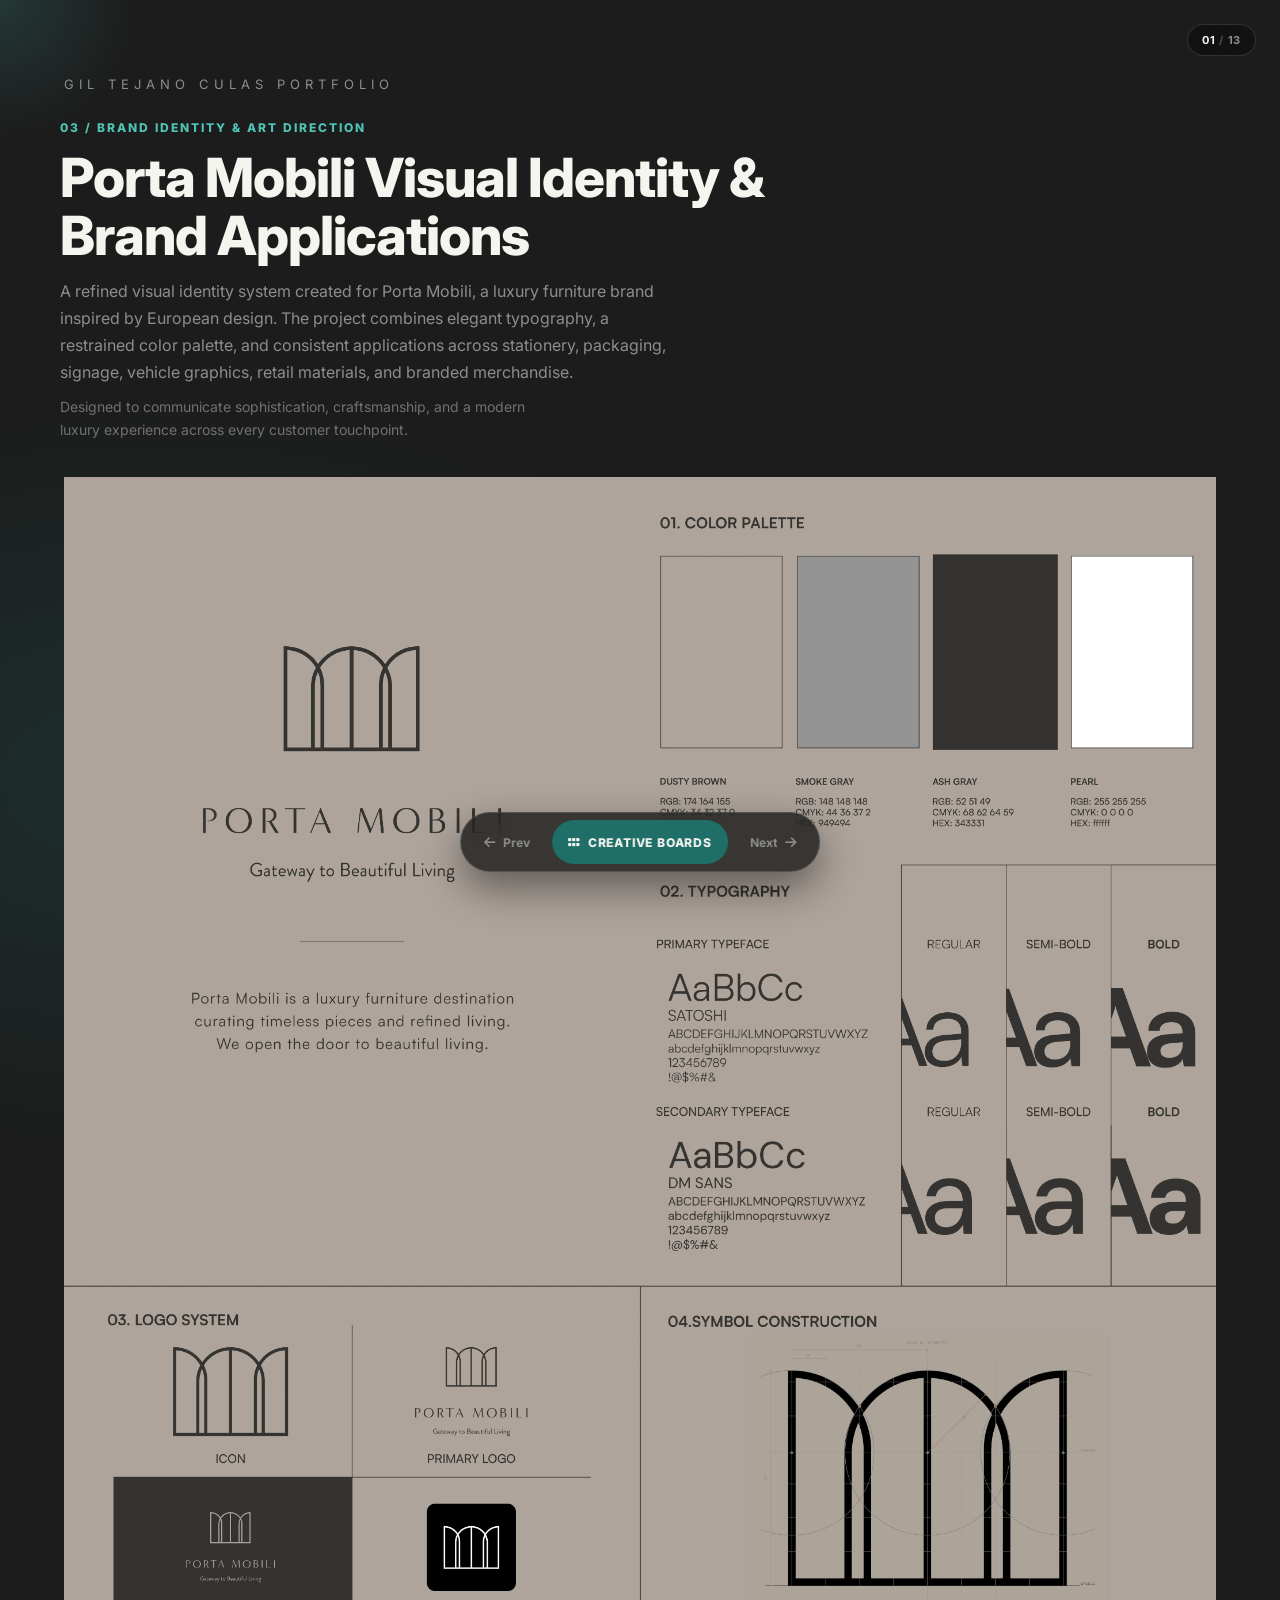
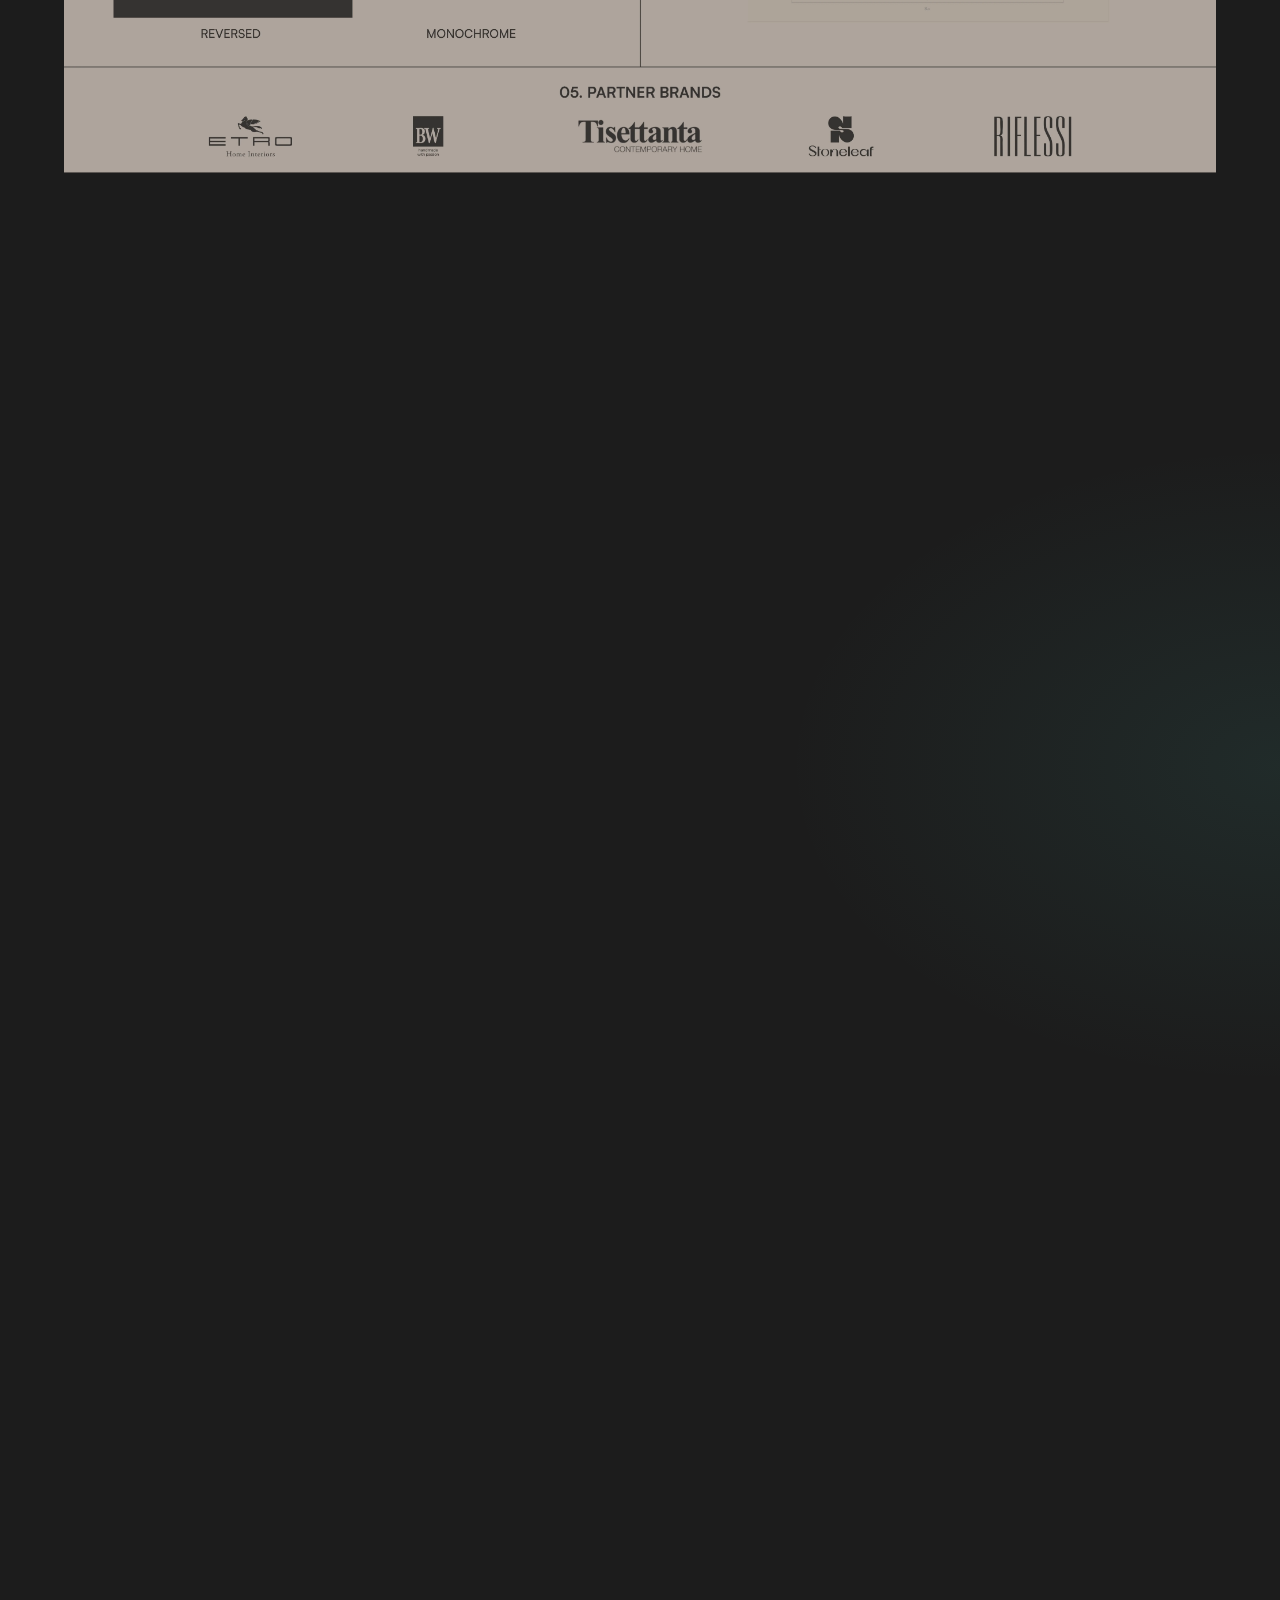
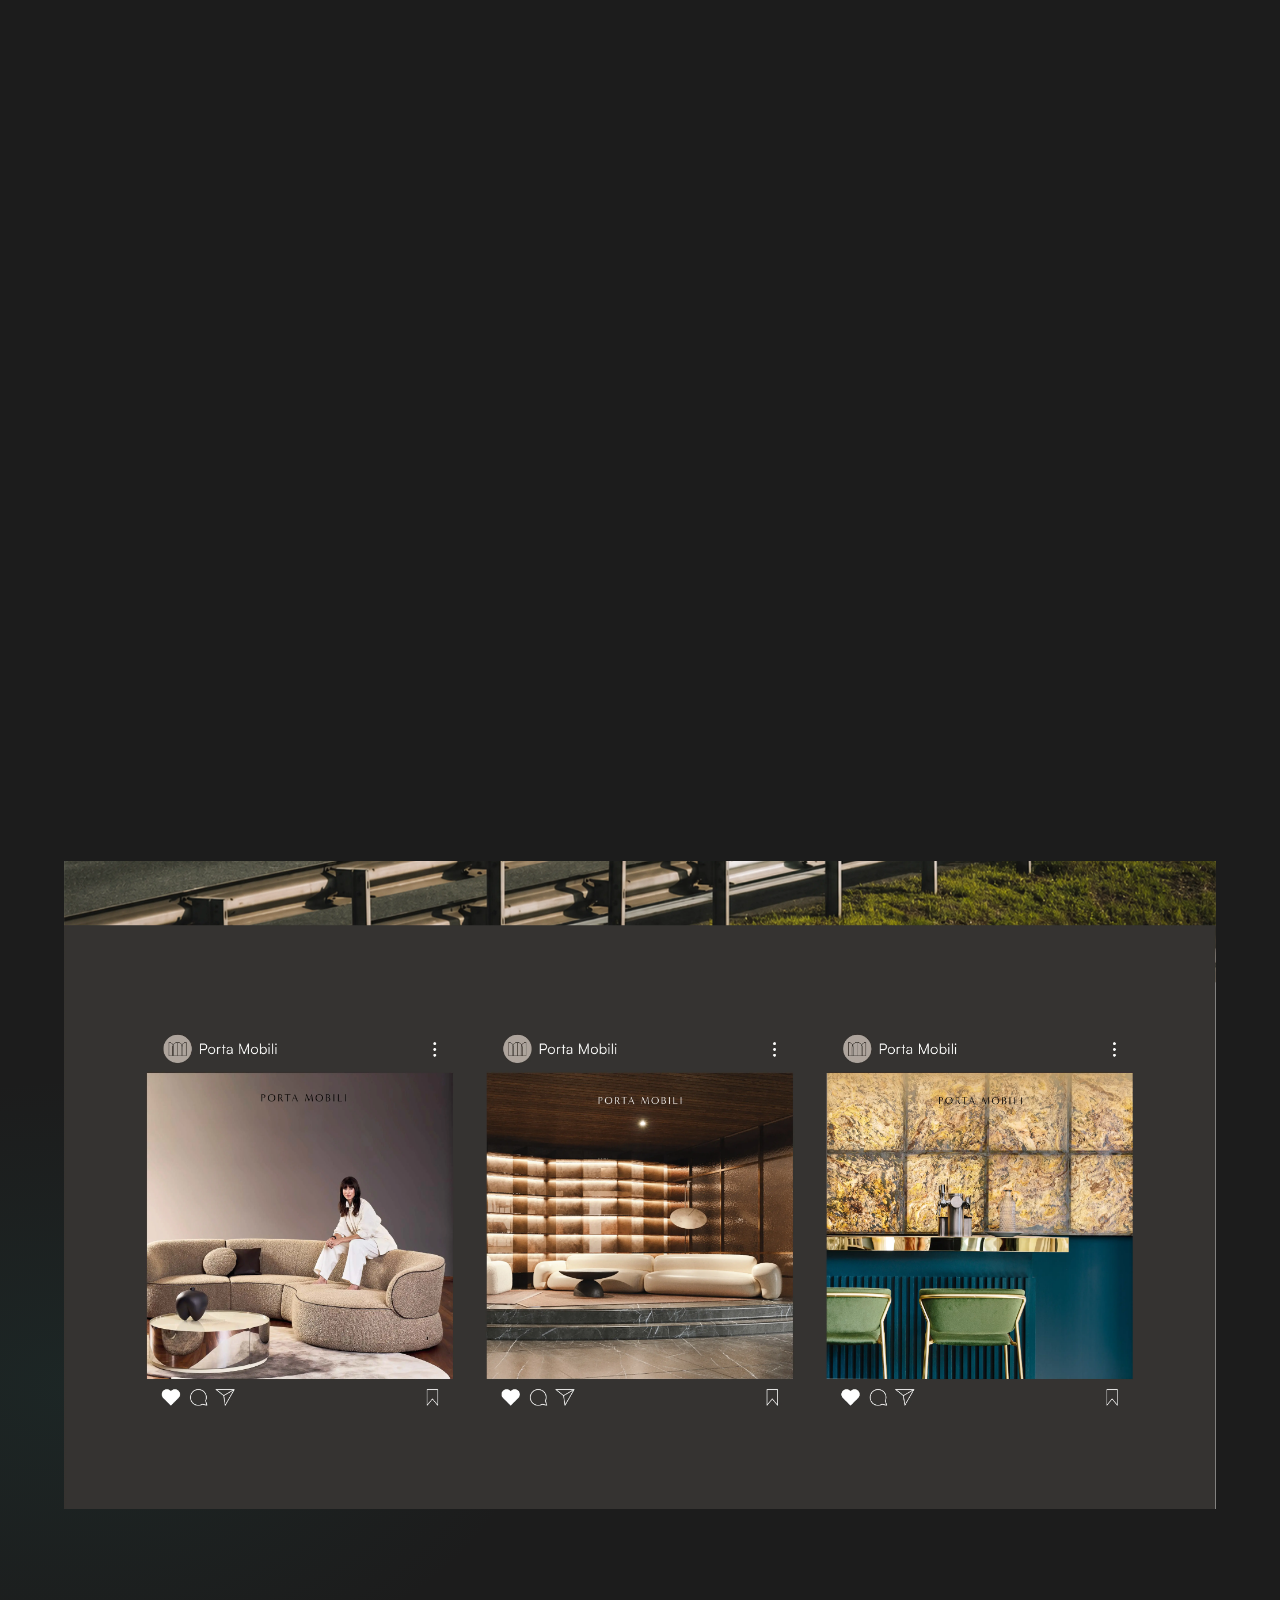
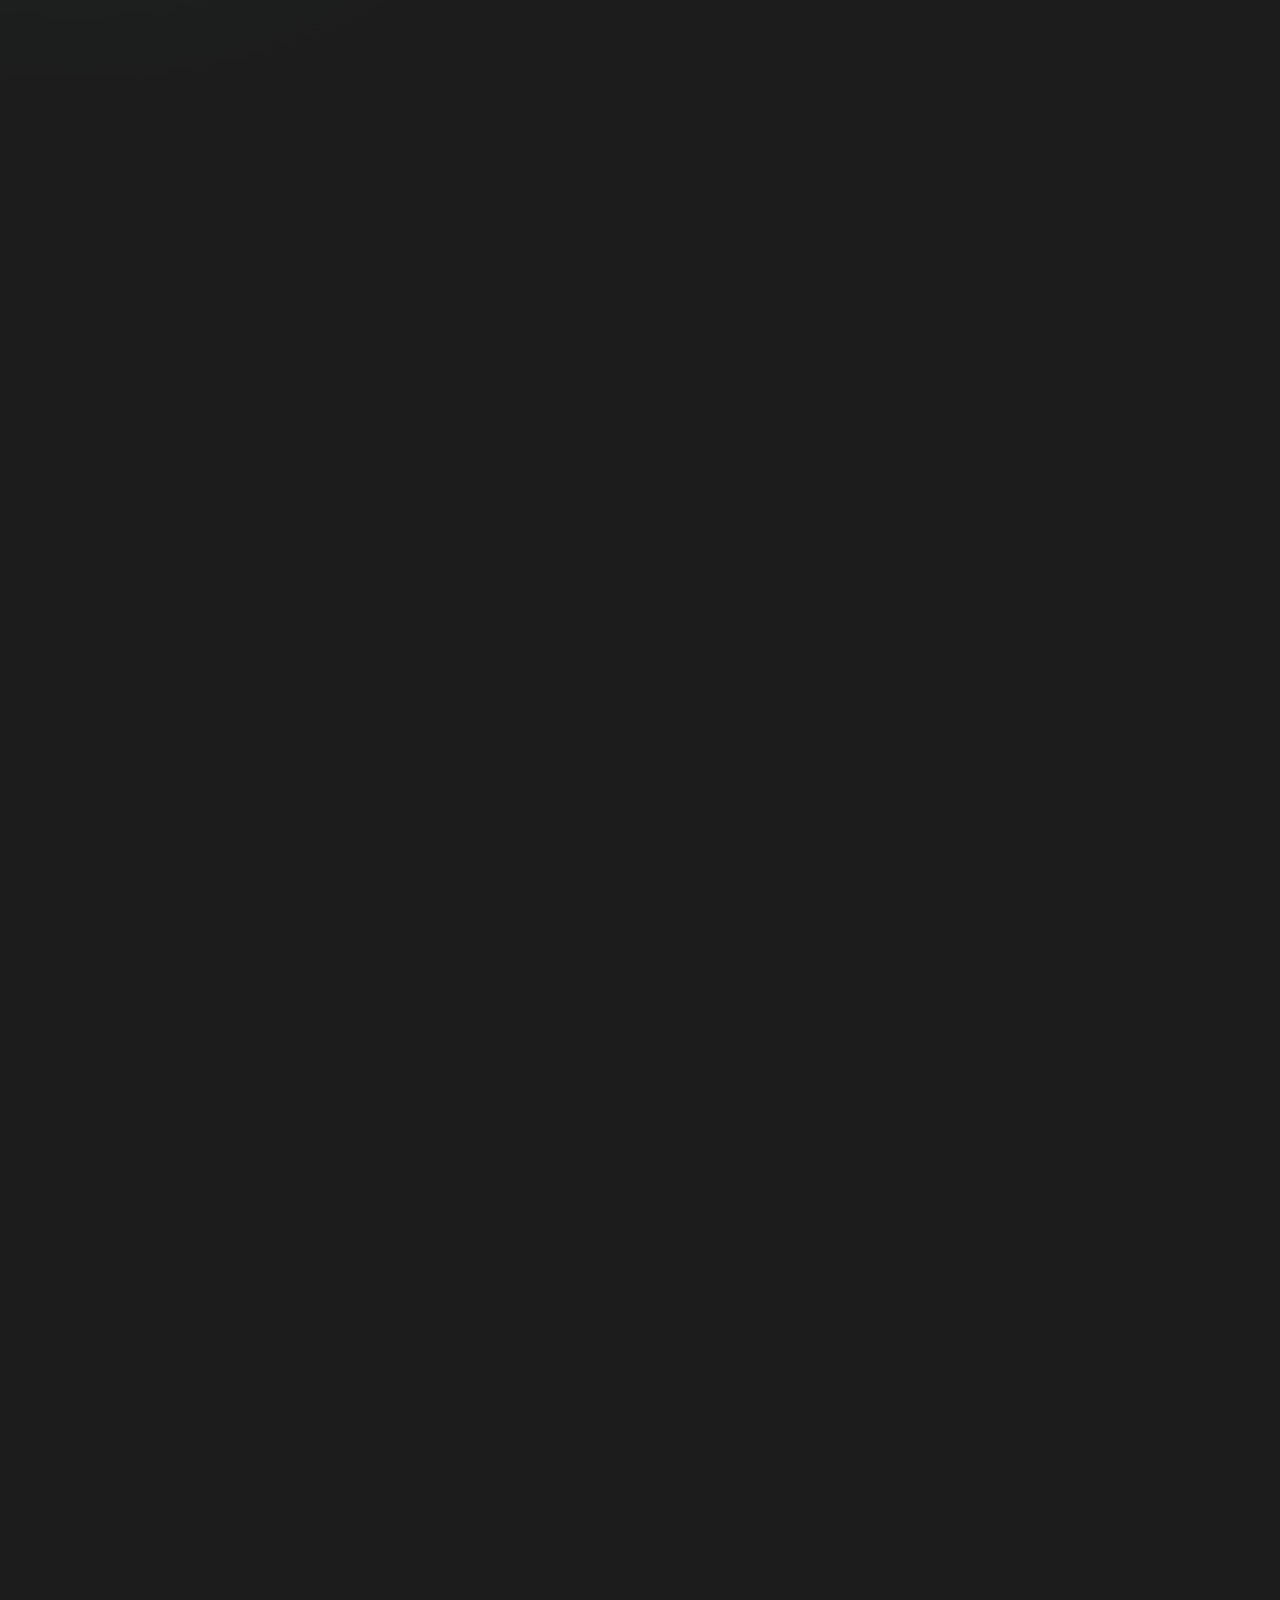
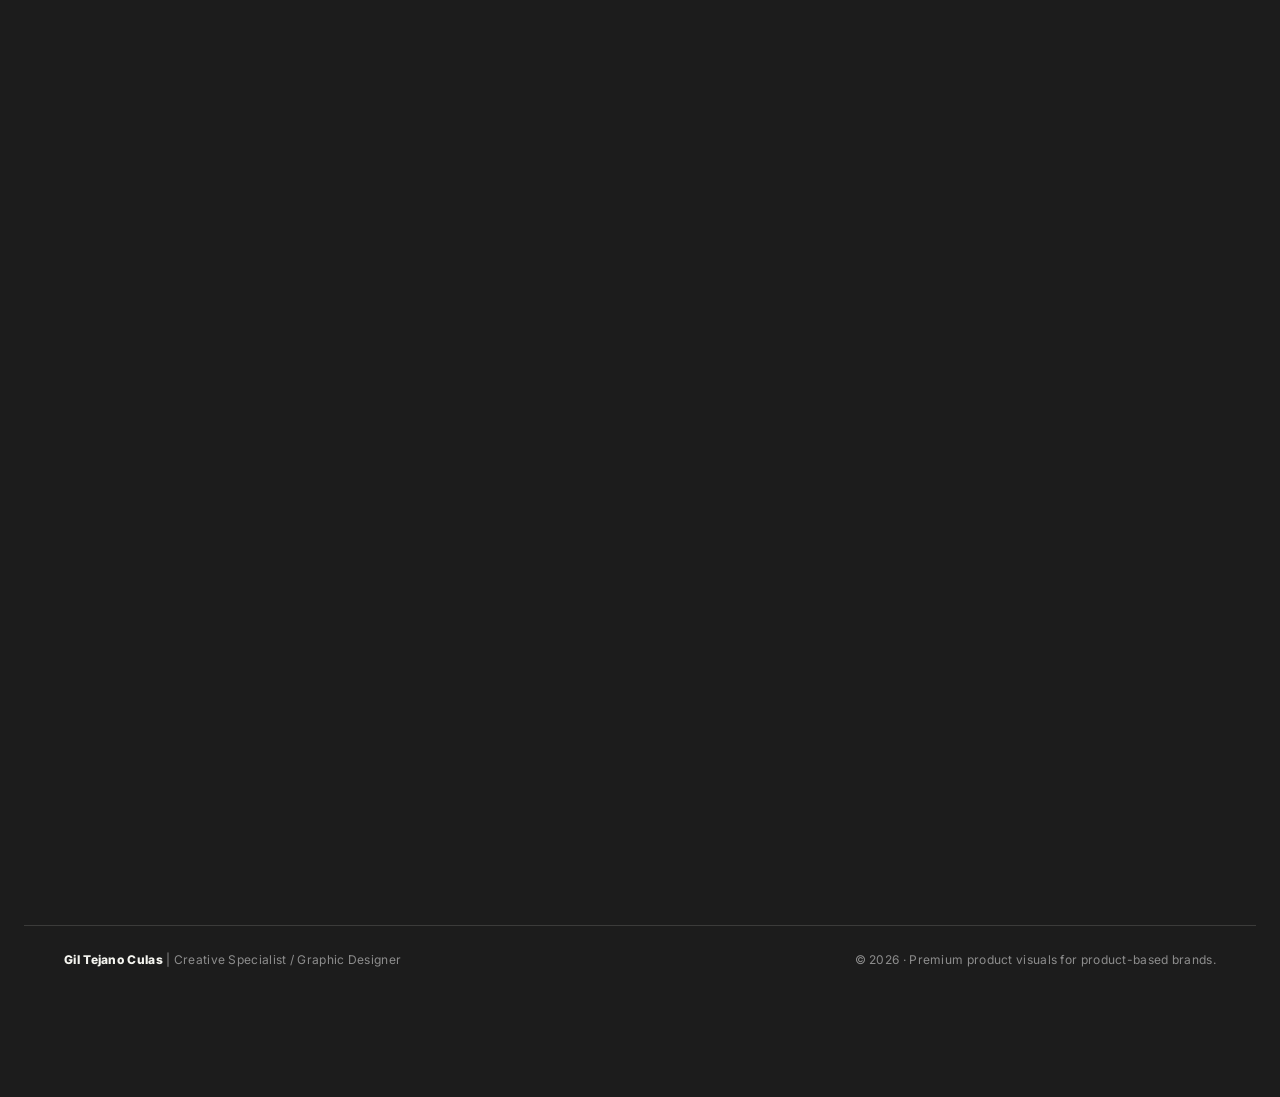
<file: pages/project-hooga-catalog.html>
<!DOCTYPE html>
<html lang="en">
<head>
  <meta charset="UTF-8" />
  <meta name="viewport" content="width=device-width, initial-scale=1.0, viewport-fit=cover" />

  <!-- One-off, hand-built case study page for this project only (not
       the shared pages/project.html template used by the other 2
       Creative Boards items) - a full-bleed, edge-to-edge vertical
       catalog stack instead of a static gallery grid, so long print
       spreads can be paged through top-to-bottom like the real
       catalog. See js/project-hooga-catalog.js for the panel data. -->
  <title>Porta Mobili — Visual Identity & Brand Applications | Gil Tejano Portfolio</title>
  <meta
    name="description"
    content="A refined visual identity system created for Porta Mobili, a luxury furniture brand inspired by European design, combining elegant typography, a restrained color palette, and consistent brand applications."
  />
  <meta name="theme-color" content="#1f6f68" />

  <link
    rel="icon"
    href="data:image/svg+xml,%3Csvg xmlns='http://www.w3.org/2000/svg' viewBox='0 0 100 100'%3E%3Crect width='100' height='100' fill='%23050505'/%3E%3Ctext x='50' y='68' font-family='Arial,sans-serif' font-size='60' font-weight='900' fill='%23c6ff2e' text-anchor='middle'%3EG%3C/text%3E%3C/svg%3E"
  />
  <link rel="icon" href="../favicon.ico" sizes="any" />
  <link rel="manifest" href="../site.webmanifest" />

  <link rel="stylesheet" href="../css/style.css" />
  <link rel="stylesheet" href="../css/animations.css" />
  <link rel="stylesheet" href="../css/responsive.css" />

  <link rel="preconnect" href="https://fonts.googleapis.com" />
  <link rel="preconnect" href="https://fonts.gstatic.com" crossorigin />
  <link
    href="https://fonts.googleapis.com/css2?family=Inter:wght@400;500;600;700;800;900&family=Playfair+Display:ital,wght@1,500;1,600&family=Fraunces:ital,opsz,wght@0,9..144,300..700;1,9..144,300..700&display=swap"
    rel="stylesheet"
  />

  <link
    rel="stylesheet"
    href="https://cdnjs.cloudflare.com/ajax/libs/font-awesome/6.5.1/css/all.min.css"
  />
</head>

<body>
  <a href="#main-content" class="skip-link">Skip to content</a>

  <main class="portfolio-page hgc-page" id="main-content">

    <header class="site-header">
      <div class="brand-label">
        <span>Gil Tejano Culas Portfolio</span>
      </div>

    </header>

    <!-- MINIMAL INTRO: title, category, and a single description line only -->
    <section class="hgc-intro">
      <p class="hgc-eyebrow">03 / Brand Identity &amp; Art Direction</p>
      <h1 class="hgc-title">Porta Mobili Visual Identity &amp; Brand Applications</h1>
      <p class="hgc-description">
        A refined visual identity system created for Porta Mobili, a luxury furniture brand inspired by European design. The project combines elegant typography, a restrained color palette, and consistent applications across stationery, packaging, signage, vehicle graphics, retail materials, and branded merchandise.
      </p>
      <p class="hgc-subline">
        Designed to communicate sophistication, craftsmanship, and a modern luxury experience across every customer touchpoint.
      </p>
    </section>

    <!-- CATALOG: full-bleed vertical stack of landscape spreads (1920x1080),
         placed directly back-to-back with zero gap/margin/border/radius
         between them - breaks out of .portfolio-page's centered
         max-width via CSS (see .hgc-catalog) to run true edge-to-edge.
         js/project-hooga-catalog.js builds each panel from
         CATALOG_ITEMS, lazy-loads it, and fades it in as it enters the
         viewport. PLACEHOLDER ARTWORK: every panel is a styled
         paper/ink gradient standing in for real catalog photography -
         once real spreads exist, add an "image"/"alt" field per item
         in that file and the same panel will render a lazy-loaded
         <img> instead. -->
    <section class="hgc-catalog" id="hgc-catalog" aria-label="Hooga catalog spreads"></section>

    <footer class="site-footer">
      <p><span class="footer-name">Gil Tejano Culas</span> | Creative Specialist / Graphic Designer</p>
      <p>&copy; 2026 · Premium product visuals for product-based brands.</p>
    </footer>

  </main>

  <!-- Subtle position indicator - current spread / total, fixed in the
       corner so it never competes with the imagery for attention. -->
  <div class="hgc-counter" id="hgc-counter" aria-hidden="true">
    <span id="hgc-counter-current">01</span>
    <span class="hgc-counter-sep">/</span>
    <span id="hgc-counter-total">01</span>
  </div>

  <!-- Fixed floating pill nav - same homepage-style glass pill as
       .dynamic-nav (already semi-transparent + blurred), reusing the
       .pd-float-nav component shared with the project template. -->
  <nav class="pd-float-nav" aria-label="Project navigation">
    <a
      class="pd-float-item pd-float-prev"
      href="project-metal-lite-campaign.html"
      aria-label="Previous project: Metal-Lite Retail Campaign"
    >
      <i class="fa-solid fa-arrow-left" aria-hidden="true"></i>
      <span class="pd-float-label">Prev</span>
      <span class="pd-float-tooltip" aria-hidden="true">Metal-Lite Retail Campaign</span>
    </a>

    <a href="../index.html#projects" class="pd-float-item pd-float-primary" aria-label="Back to Creative Boards">
      <i class="fa-solid fa-grip" aria-hidden="true"></i>
      <span class="pd-float-label">
        <span class="pd-float-label-full">Creative Boards</span>
        <span class="pd-float-label-short">Boards</span>
      </span>
    </a>

    <a
      class="pd-float-item pd-float-next"
      href="project.html?id=brand-social-assets"
      aria-label="Next project: Brand Social Assets"
    >
      <span class="pd-float-label">Next</span>
      <i class="fa-solid fa-arrow-right" aria-hidden="true"></i>
      <span class="pd-float-tooltip" aria-hidden="true">Brand Social Assets</span>
    </a>
  </nav>

  <script src="../js/project-hooga-catalog.js"></script>
  <script src="../js/script.js"></script>
</body>
</html>
</file>
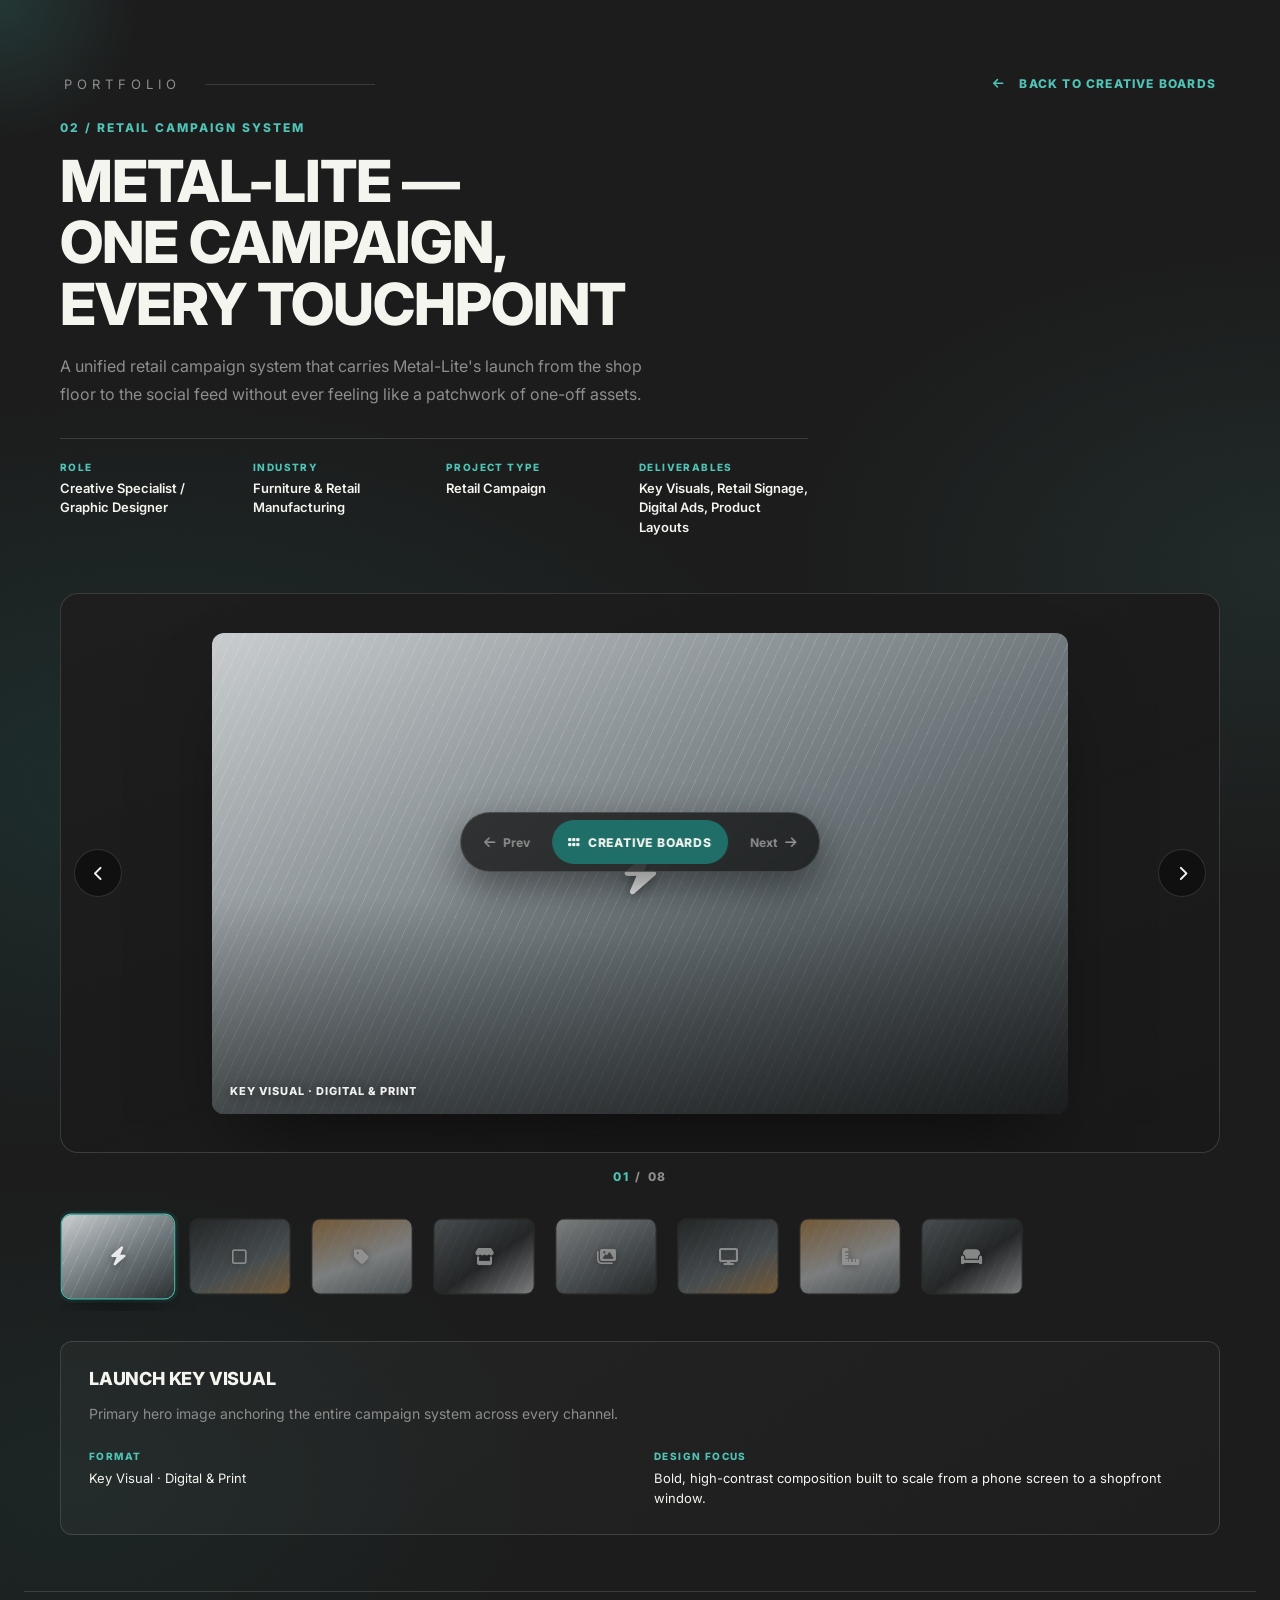
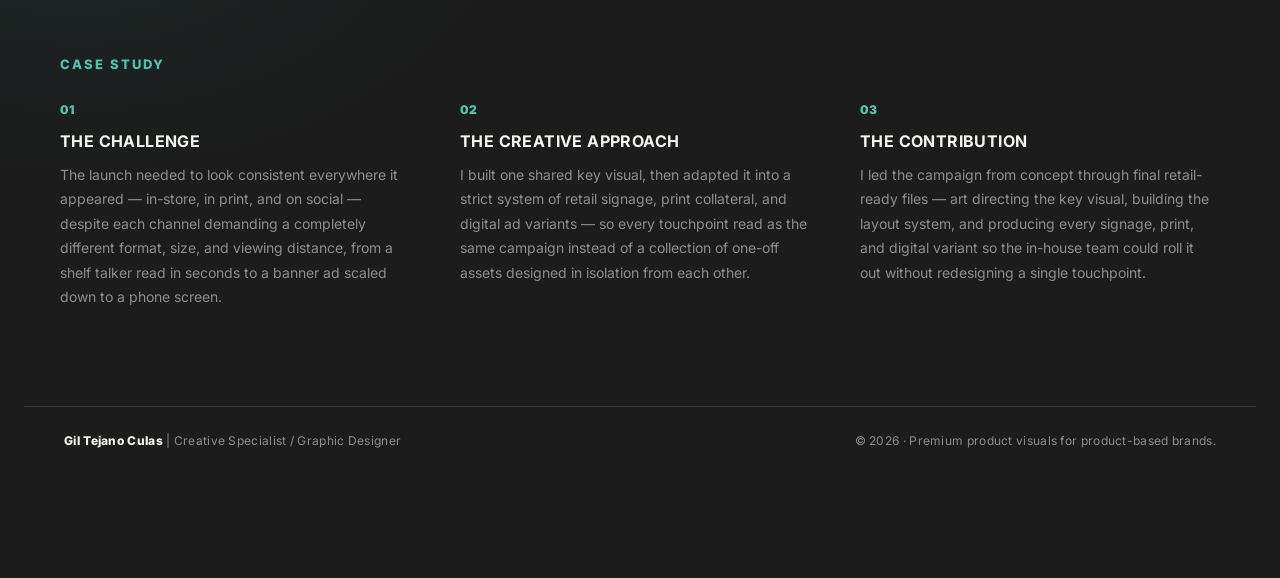
<file: pages/project-metal-lite-campaign.html>
<!DOCTYPE html>
<html lang="en">
<head>
  <meta charset="UTF-8" />
  <meta name="viewport" content="width=device-width, initial-scale=1.0, viewport-fit=cover" />

  <!-- One-off, hand-built case study page for this project only (not
       the shared pages/project.html template used by the other 2
       Creative Boards items) - built around a visual-first, Apple
       product-gallery-style image browser instead of a static grid. -->
  <title>Metal-Lite — Retail Campaign System | Gil Tejano Portfolio</title>
  <meta
    name="description"
    content="A unified retail campaign system carrying Metal-Lite's launch from the shop floor to the social feed - key visuals, retail signage, digital ads, and product layouts built on one shared visual grammar."
  />
  <meta name="theme-color" content="#1f6f68" />

  <link
    rel="icon"
    href="data:image/svg+xml,%3Csvg xmlns='http://www.w3.org/2000/svg' viewBox='0 0 100 100'%3E%3Crect width='100' height='100' fill='%23050505'/%3E%3Ctext x='50' y='68' font-family='Arial,sans-serif' font-size='60' font-weight='900' fill='%23c6ff2e' text-anchor='middle'%3EG%3C/text%3E%3C/svg%3E"
  />
  <link rel="icon" href="../favicon.ico" sizes="any" />
  <link rel="manifest" href="../site.webmanifest" />

  <link rel="stylesheet" href="../css/style.css" />
  <link rel="stylesheet" href="../css/animations.css" />
  <link rel="stylesheet" href="../css/responsive.css" />

  <link rel="preconnect" href="https://fonts.googleapis.com" />
  <link rel="preconnect" href="https://fonts.gstatic.com" crossorigin />
  <link
    href="https://fonts.googleapis.com/css2?family=Inter:wght@400;500;600;700;800;900&family=Playfair+Display:ital,wght@1,500;1,600&family=Fraunces:ital,opsz,wght@0,9..144,300..700;1,9..144,300..700&display=swap"
    rel="stylesheet"
  />

  <link
    rel="stylesheet"
    href="https://cdnjs.cloudflare.com/ajax/libs/font-awesome/6.5.1/css/all.min.css"
  />
</head>

<body>
  <a href="#main-content" class="skip-link">Skip to content</a>

  <main class="portfolio-page mlc-page" id="main-content">

    <header class="site-header">
      <div class="brand-label">
        <span>Portfolio</span>
        <div class="line"></div>
      </div>

      <a href="../index.html#projects" class="text-link mlc-back">
        <i class="fa-solid fa-arrow-left" aria-hidden="true"></i>
        <span class="mlc-back-full">Back to Creative Boards</span>
        <span class="mlc-back-short">Back</span>
      </a>
    </header>

    <!-- INTRO: title, one-line campaign summary, compact metadata -->
    <section class="mlc-intro">
      <p class="mlc-eyebrow">02 / Retail Campaign System</p>

      <h1 class="mlc-title">
        Metal-Lite —<br />
        One Campaign,<br />
        Every Touchpoint
      </h1>

      <p class="mlc-description">
        A unified retail campaign system that carries Metal-Lite's launch
        from the shop floor to the social feed without ever feeling like a
        patchwork of one-off assets.
      </p>

      <dl class="mlc-meta">
        <div class="mlc-meta-item">
          <dt>Role</dt>
          <dd>Creative Specialist / Graphic Designer</dd>
        </div>
        <div class="mlc-meta-item">
          <dt>Industry</dt>
          <dd>Furniture &amp; Retail Manufacturing</dd>
        </div>
        <div class="mlc-meta-item">
          <dt>Project Type</dt>
          <dd>Retail Campaign</dd>
        </div>
        <div class="mlc-meta-item">
          <dt>Deliverables</dt>
          <dd>Key Visuals, Retail Signage, Digital Ads, Product Layouts</dd>
        </div>
      </dl>
    </section>

    <!-- GALLERY: large selected-image preview + horizontally scrollable
         thumbnail strip + dynamic detail panel. All content, transitions,
         and interactions (prev/next, keyboard, swipe, drag, wheel) are
         built by ../js/project-metal-lite-gallery.js from the GALLERY_ITEMS
         array defined there - edit that file to add/reorder/replace
         gallery entries. PLACEHOLDER ARTWORK: each frame is a styled
         gradient panel standing in for real campaign photography (see the
         "tone" classes in css/style.css). Once real photography exists,
         swap buildVisual() in that file for an <img> per item - the
         surrounding gallery mechanics don't need to change. -->
    <section class="mlc-gallery" aria-label="Metal-Lite campaign gallery">
      <div class="mlc-preview" id="mlc-preview">
        <div class="mlc-preview-frame-wrap">
          <button type="button" class="mlc-nav-btn mlc-nav-prev" aria-label="Previous image">
            <i class="fa-solid fa-chevron-left" aria-hidden="true"></i>
          </button>

          <div class="mlc-preview-stage" id="mlc-stage"></div>

          <button type="button" class="mlc-nav-btn mlc-nav-next" aria-label="Next image">
            <i class="fa-solid fa-chevron-right" aria-hidden="true"></i>
          </button>

          <!-- Mobile-only first-visit hint - shown once (tracked via
               localStorage), dismissed on first swipe/tap. Desktop
               never shows this (arrows stay visible there instead). -->
          <div class="mlc-swipe-hint" id="mlc-swipe-hint" aria-hidden="true">
            <i class="fa-solid fa-arrows-left-right" aria-hidden="true"></i>
            <span>Swipe to explore</span>
          </div>
        </div>

        <div class="mlc-counter" aria-live="polite">
          <span id="mlc-counter-current">01</span>
          <span aria-hidden="true">/</span>
          <span id="mlc-counter-total">08</span>
        </div>
      </div>

      <div
        class="mlc-thumbs"
        id="mlc-thumbs"
        role="listbox"
        aria-label="Select a gallery image"
      ></div>

      <div class="mlc-detail" id="mlc-detail" aria-live="polite"></div>
    </section>

    <!-- CASE STUDY -->
    <section class="mlc-case">
      <h2 class="mlc-case-heading">Case Study</h2>

      <div class="mlc-case-grid">
        <article class="mlc-case-col">
          <span class="mlc-case-mark" aria-hidden="true">01</span>
          <h3>The Challenge</h3>
          <p>
            The launch needed to look consistent everywhere it appeared —
            in-store, in print, and on social — despite each channel
            demanding a completely different format, size, and viewing
            distance, from a shelf talker read in seconds to a banner ad
            scaled down to a phone screen.
          </p>
        </article>

        <article class="mlc-case-col">
          <span class="mlc-case-mark" aria-hidden="true">02</span>
          <h3>The Creative Approach</h3>
          <p>
            I built one shared key visual, then adapted it into a strict
            system of retail signage, print collateral, and digital ad
            variants — so every touchpoint read as the same campaign
            instead of a collection of one-off assets designed in
            isolation from each other.
          </p>
        </article>

        <article class="mlc-case-col">
          <span class="mlc-case-mark" aria-hidden="true">03</span>
          <h3>The Contribution</h3>
          <p>
            I led the campaign from concept through final retail-ready
            files — art directing the key visual, building the layout
            system, and producing every signage, print, and digital
            variant so the in-house team could roll it out without
            redesigning a single touchpoint.
          </p>
        </article>
      </div>
    </section>

    <footer class="site-footer">
      <p><span class="footer-name">Gil Tejano Culas</span> | Creative Specialist / Graphic Designer</p>
      <p>&copy; 2026 · Premium product visuals for product-based brands.</p>
    </footer>

  </main>

  <!-- Fixed floating pill nav - same homepage-style glass pill as
       .dynamic-nav, reusing the .pd-float-nav component already styled
       in css/style.css for the shared project template. -->
  <nav class="pd-float-nav" aria-label="Project navigation">
    <a
      class="pd-float-item pd-float-prev"
      href="project-mooni-campaign.html"
      aria-label="Previous project: Mooni Campaign Visuals"
    >
      <i class="fa-solid fa-arrow-left" aria-hidden="true"></i>
      <span class="pd-float-label">Prev</span>
      <span class="pd-float-tooltip" aria-hidden="true">Mooni Campaign Visuals</span>
    </a>

    <a href="../index.html#projects" class="pd-float-item pd-float-primary" aria-label="Back to Creative Boards">
      <i class="fa-solid fa-grip" aria-hidden="true"></i>
      <span class="pd-float-label">
        <span class="pd-float-label-full">Creative Boards</span>
        <span class="pd-float-label-short">Boards</span>
      </span>
    </a>

    <a
      class="pd-float-item pd-float-next"
      href="project-hooga-catalog.html"
      aria-label="Next project: Hooga Catalog System"
    >
      <span class="pd-float-label">Next</span>
      <i class="fa-solid fa-arrow-right" aria-hidden="true"></i>
      <span class="pd-float-tooltip" aria-hidden="true">Hooga Catalog System</span>
    </a>
  </nav>

  <script src="../js/project-metal-lite-gallery.js"></script>
  <script src="../js/script.js"></script>
</body>
</html>
</file>
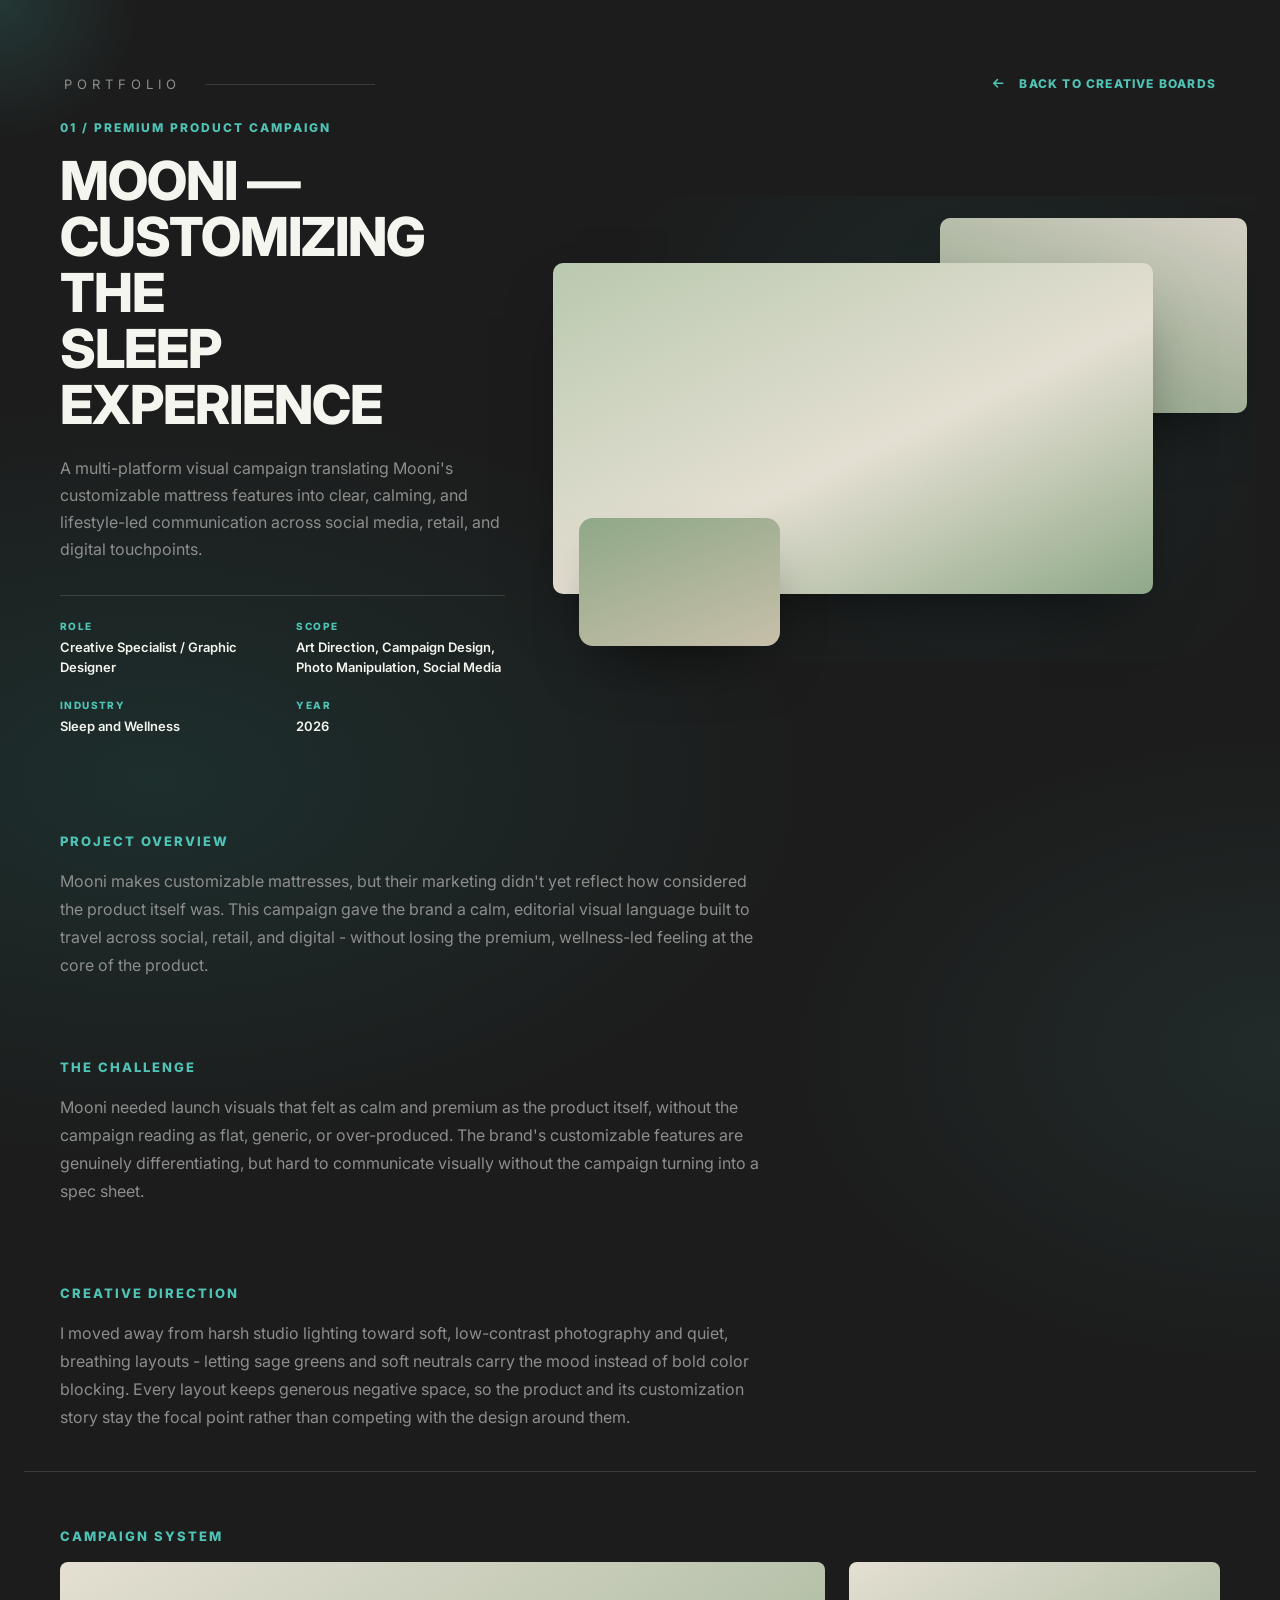
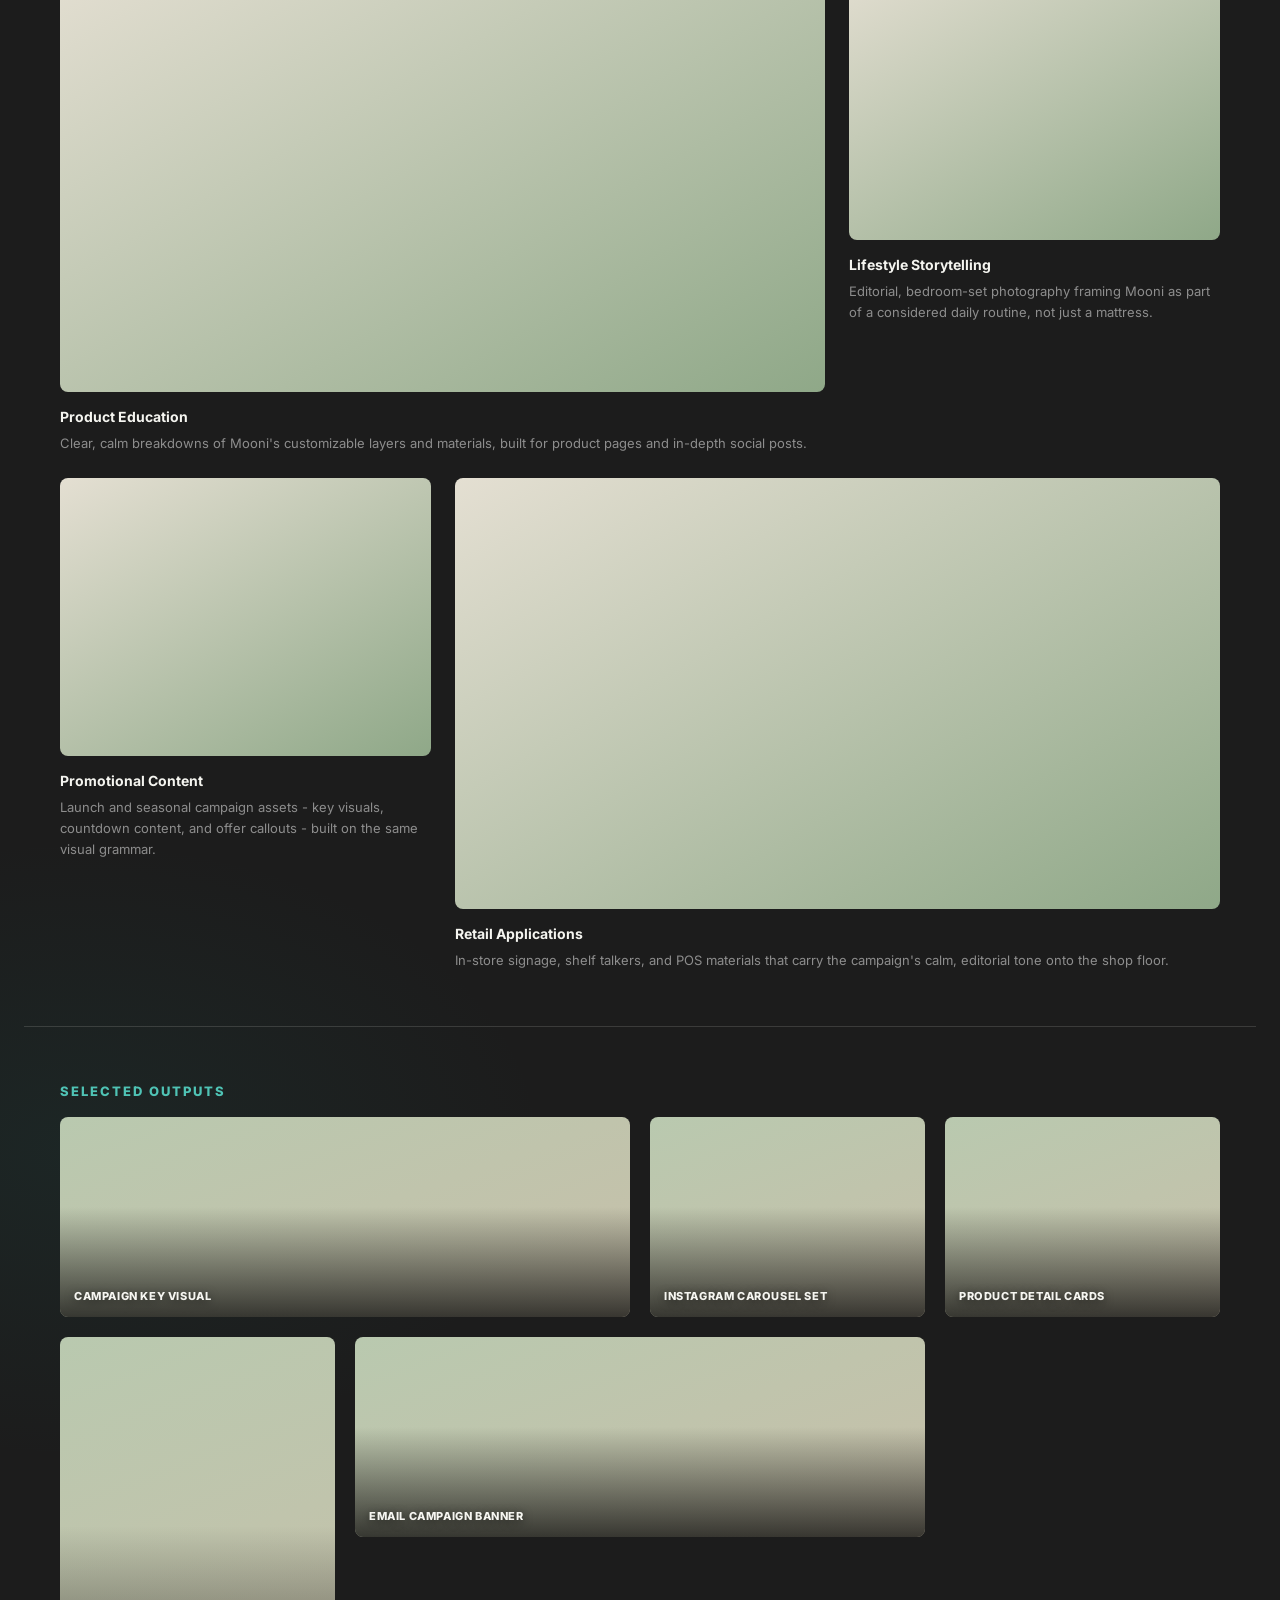
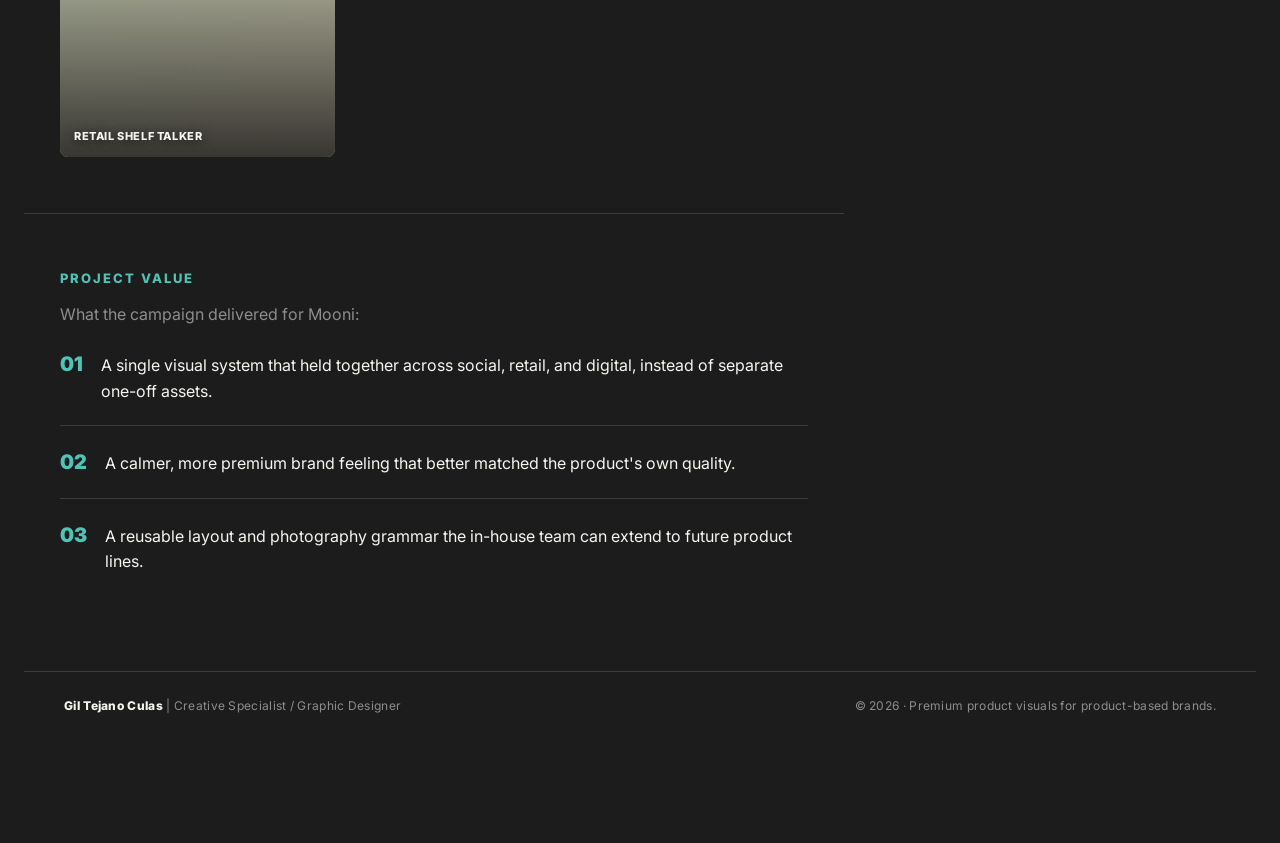
<file: pages/project-mooni-campaign.html>
<!DOCTYPE html>
<html lang="en">
<head>
  <meta charset="UTF-8" />
  <meta name="viewport" content="width=device-width, initial-scale=1.0, viewport-fit=cover" />

  <!-- One-off, hand-built case study page for this project only (not
       the shared pages/project.html template used by the other 3
       Creative Boards items). -->
  <title>Mooni — Customizing the Sleep Experience | Gil Tejano Portfolio</title>
  <meta
    name="description"
    content="A multi-platform visual campaign translating Mooni's customizable mattress features into clear, calming, lifestyle-led communication across social, retail, and digital."
  />
  <meta name="theme-color" content="#1f6f68" />

  <link
    rel="icon"
    href="data:image/svg+xml,%3Csvg xmlns='http://www.w3.org/2000/svg' viewBox='0 0 100 100'%3E%3Crect width='100' height='100' fill='%23050505'/%3E%3Ctext x='50' y='68' font-family='Arial,sans-serif' font-size='60' font-weight='900' fill='%23c6ff2e' text-anchor='middle'%3EG%3C/text%3E%3C/svg%3E"
  />
  <link rel="icon" href="../favicon.ico" sizes="any" />
  <link rel="manifest" href="../site.webmanifest" />

  <link rel="stylesheet" href="../css/style.css" />
  <link rel="stylesheet" href="../css/animations.css" />
  <link rel="stylesheet" href="../css/responsive.css" />

  <link rel="preconnect" href="https://fonts.googleapis.com" />
  <link rel="preconnect" href="https://fonts.gstatic.com" crossorigin />
  <link
    href="https://fonts.googleapis.com/css2?family=Inter:wght@400;500;600;700;800;900&family=Playfair+Display:ital,wght@1,500;1,600&family=Fraunces:ital,opsz,wght@0,9..144,300..700;1,9..144,300..700&display=swap"
    rel="stylesheet"
  />

  <link
    rel="stylesheet"
    href="https://cdnjs.cloudflare.com/ajax/libs/font-awesome/6.5.1/css/all.min.css"
  />
</head>

<body>
  <a href="#main-content" class="skip-link">Skip to content</a>

  <main class="portfolio-page moc-page" id="main-content">

    <header class="site-header">
      <div class="brand-label">
        <span>Portfolio</span>
        <div class="line"></div>
      </div>

      <a href="../index.html#projects" class="text-link moc-back">
        <i class="fa-solid fa-arrow-left" aria-hidden="true"></i>
        <span class="moc-back-full">Back to Creative Boards</span>
        <span class="moc-back-short">Back</span>
      </a>
    </header>

    <!-- HERO: 40/60 split - project info on the left, campaign visuals
         on the right. No fixed 100vh height, so real content (not
         empty space) fills the first viewport. -->
    <section class="moc-hero">
      <div class="moc-hero-copy">
        <p class="moc-eyebrow">01 / Premium Product Campaign</p>

        <h1 class="moc-title">
          Mooni —<br />
          Customizing the<br />
          Sleep Experience
        </h1>

        <p class="moc-description">
          A multi-platform visual campaign translating Mooni's customizable
          mattress features into clear, calming, and lifestyle-led
          communication across social media, retail, and digital touchpoints.
        </p>

        <dl class="moc-meta">
          <div class="moc-meta-item">
            <dt>Role</dt>
            <dd>Creative Specialist / Graphic Designer</dd>
          </div>
          <div class="moc-meta-item">
            <dt>Scope</dt>
            <dd>Art Direction, Campaign Design, Photo Manipulation, Social Media</dd>
          </div>
          <div class="moc-meta-item">
            <dt>Industry</dt>
            <dd>Sleep and Wellness</dd>
          </div>
          <div class="moc-meta-item">
            <dt>Year</dt>
            <dd>2026</dd>
          </div>
        </dl>
      </div>

      <div class="moc-hero-visual">
        <!-- PLACEHOLDER ARTWORK: three stylized sage/neutral gradient
             panels standing in for real campaign photography. Once real
             images exist, replace each .moc-visual-* div's content with
             an <img> (keep the same class + aria-hidden removed, add a
             real alt) - the surrounding layout doesn't need to change. -->
        <div class="moc-visual-primary" aria-hidden="true"></div>
        <div class="moc-visual-secondary" aria-hidden="true"></div>
        <div class="moc-visual-detail" aria-hidden="true"></div>
      </div>
    </section>

    <section class="moc-section">
      <h2>Project Overview</h2>
      <p>
        Mooni makes customizable mattresses, but their marketing didn't yet
        reflect how considered the product itself was. This campaign gave the
        brand a calm, editorial visual language built to travel across
        social, retail, and digital - without losing the premium, wellness-led
        feeling at the core of the product.
      </p>
    </section>

    <section class="moc-section">
      <h2>The Challenge</h2>
      <p>
        Mooni needed launch visuals that felt as calm and premium as the
        product itself, without the campaign reading as flat, generic, or
        over-produced. The brand's customizable features are genuinely
        differentiating, but hard to communicate visually without the
        campaign turning into a spec sheet.
      </p>
    </section>

    <section class="moc-section">
      <h2>Creative Direction</h2>
      <p>
        I moved away from harsh studio lighting toward soft, low-contrast
        photography and quiet, breathing layouts - letting sage greens and
        soft neutrals carry the mood instead of bold color blocking. Every
        layout keeps generous negative space, so the product and its
        customization story stay the focal point rather than competing with
        the design around them.
      </p>
    </section>

    <!-- CAMPAIGN SYSTEM: asymmetric rhythm (two large, two smaller)
         instead of four equal cards. -->
    <section class="moc-system">
      <h2>Campaign System</h2>

      <div class="moc-system-grid">
        <article class="moc-system-item moc-system-item--large">
          <div class="moc-system-visual" aria-hidden="true"></div>
          <h3>Product Education</h3>
          <p>
            Clear, calm breakdowns of Mooni's customizable layers and
            materials, built for product pages and in-depth social posts.
          </p>
        </article>

        <article class="moc-system-item">
          <div class="moc-system-visual" aria-hidden="true"></div>
          <h3>Lifestyle Storytelling</h3>
          <p>
            Editorial, bedroom-set photography framing Mooni as part of a
            considered daily routine, not just a mattress.
          </p>
        </article>

        <article class="moc-system-item">
          <div class="moc-system-visual" aria-hidden="true"></div>
          <h3>Promotional Content</h3>
          <p>
            Launch and seasonal campaign assets - key visuals, countdown
            content, and offer callouts - built on the same visual grammar.
          </p>
        </article>

        <article class="moc-system-item moc-system-item--large">
          <div class="moc-system-visual" aria-hidden="true"></div>
          <h3>Retail Applications</h3>
          <p>
            In-store signage, shelf talkers, and POS materials that carry the
            campaign's calm, editorial tone onto the shop floor.
          </p>
        </article>
      </div>
    </section>

    <!-- SELECTED OUTPUTS: varied tile sizes, editorial rather than a
         uniform grid of equal cards. -->
    <section class="moc-outputs">
      <h2>Selected Outputs</h2>

      <div class="moc-outputs-grid">
        <div class="moc-output moc-output--wide">
          <div class="moc-output-visual" aria-hidden="true"></div>
          <span class="moc-output-label">Campaign Key Visual</span>
        </div>

        <div class="moc-output">
          <div class="moc-output-visual" aria-hidden="true"></div>
          <span class="moc-output-label">Instagram Carousel Set</span>
        </div>

        <div class="moc-output">
          <div class="moc-output-visual" aria-hidden="true"></div>
          <span class="moc-output-label">Product Detail Cards</span>
        </div>

        <div class="moc-output moc-output--tall">
          <div class="moc-output-visual" aria-hidden="true"></div>
          <span class="moc-output-label">Retail Shelf Talker</span>
        </div>

        <div class="moc-output moc-output--wide">
          <div class="moc-output-visual" aria-hidden="true"></div>
          <span class="moc-output-label">Email Campaign Banner</span>
        </div>
      </div>
    </section>

    <section class="moc-value">
      <h2>Project Value</h2>
      <p>What the campaign delivered for Mooni:</p>

      <ul class="moc-value-list">
        <li>
          <span class="moc-value-mark" aria-hidden="true">01</span>
          A single visual system that held together across social, retail,
          and digital, instead of separate one-off assets.
        </li>
        <li>
          <span class="moc-value-mark" aria-hidden="true">02</span>
          A calmer, more premium brand feeling that better matched the
          product's own quality.
        </li>
        <li>
          <span class="moc-value-mark" aria-hidden="true">03</span>
          A reusable layout and photography grammar the in-house team can
          extend to future product lines.
        </li>
      </ul>
    </section>

    <footer class="site-footer">
      <p><span class="footer-name">Gil Tejano Culas</span> | Creative Specialist / Graphic Designer</p>
      <p>&copy; 2026 · Premium product visuals for product-based brands.</p>
    </footer>

  </main>

  <script src="../js/script.js"></script>
</body>
</html>
</file>
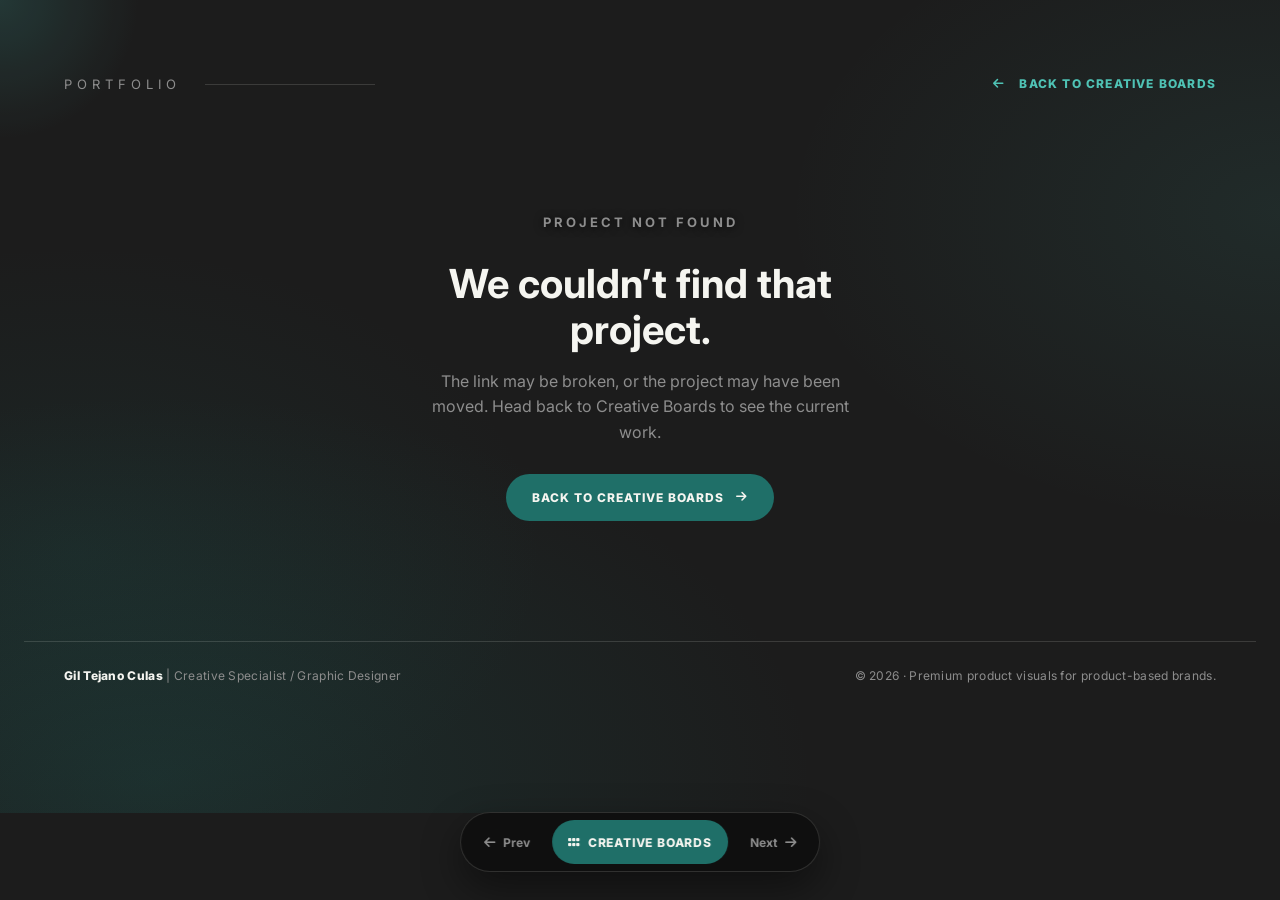
<file: pages/project.html>
<!DOCTYPE html>
<html lang="en">
<head>
  <meta charset="UTF-8" />
  <meta name="viewport" content="width=device-width, initial-scale=1.0, viewport-fit=cover" />

  <!-- Single reusable template for every project - js/project-detail.js fills
       this in from data/projects-data.js based on the ?id= in the URL. -->
  <title>Project Overview | Gil Tejano Portfolio</title>
  <meta
    name="description"
    content="Project overview - Gil Tejano, Creative Specialist / Graphic Designer."
  />
  <meta name="robots" content="noindex" />
  <meta name="theme-color" content="#1f6f68" />

  <link
    rel="icon"
    href="data:image/svg+xml,%3Csvg xmlns='http://www.w3.org/2000/svg' viewBox='0 0 100 100'%3E%3Crect width='100' height='100' fill='%23050505'/%3E%3Ctext x='50' y='68' font-family='Arial,sans-serif' font-size='60' font-weight='900' fill='%23c6ff2e' text-anchor='middle'%3EG%3C/text%3E%3C/svg%3E"
  />
  <link rel="icon" href="../favicon.ico" sizes="any" />
  <link rel="manifest" href="../site.webmanifest" />

  <link rel="stylesheet" href="../css/style.css" />
  <link rel="stylesheet" href="../css/animations.css" />
  <link rel="stylesheet" href="../css/responsive.css" />

  <link rel="preconnect" href="https://fonts.googleapis.com" />
  <link rel="preconnect" href="https://fonts.gstatic.com" crossorigin />
  <link
    href="https://fonts.googleapis.com/css2?family=Inter:wght@400;500;600;700;800;900&family=Playfair+Display:ital,wght@1,500;1,600&family=Fraunces:ital,opsz,wght@0,9..144,300..700;1,9..144,300..700&display=swap"
    rel="stylesheet"
  />

  <link
    rel="stylesheet"
    href="https://cdnjs.cloudflare.com/ajax/libs/font-awesome/6.5.1/css/all.min.css"
  />
</head>

<body>
  <a href="#main-content" class="skip-link">Skip to content</a>

  <main class="portfolio-page" id="main-content">

    <header class="site-header">
      <div class="brand-label">
        <span>Portfolio</span>
        <div class="line"></div>
      </div>

      <a href="../index.html#projects" class="text-link pd-back">
        <i class="fa-solid fa-arrow-left" aria-hidden="true"></i>
        <span class="pd-back-full">Back to Creative Boards</span>
        <span class="pd-back-short">Back</span>
      </a>
    </header>

    <!-- Shown when ?id= is missing or doesn't match a project in
         data/projects-data.js. Visible by default so a bad or missing
         id never leaves a blank page - js/project-detail.js hides it
         as soon as a real project loads successfully. -->
    <section class="pd-not-found">
      <p class="eyebrow">Project Not Found</p>
      <h1>We couldn&rsquo;t find that project.</h1>
      <p>
        The link may be broken, or the project may have been moved.
        Head back to Creative Boards to see the current work.
      </p>
      <a href="../index.html#projects" class="cta-button">
        Back to Creative Boards
        <i class="fa-solid fa-arrow-right" aria-hidden="true"></i>
      </a>
    </section>

    <!-- Populated by js/project-detail.js; hidden until a matching
         project is found. -->
    <article class="pd-project" id="project-overview" hidden>
      <div class="pd-header">
        <div class="pd-header-top">
          <span class="pd-number" aria-hidden="true"></span>
          <p class="eyebrow pd-category"></p>
        </div>
        <h1 class="pd-title"></h1>
        <p class="pd-summary"></p>
        <p class="pd-header-meta">
          <span class="pd-header-year"></span>
          <span class="pd-header-sep" aria-hidden="true">&middot;</span>
          <span class="pd-header-role"></span>
        </p>
      </div>

      <!-- HERO: eager-loaded on purpose - it's the first thing visible on
           this page, so it must not be lazy. js/project-detail.js fills
           this with a real <img> once a project defines heroImage/heroAlt
           in data/projects-data.js; until then it renders a designed
           placeholder (grid + glow + label) in the project's heroRatio
           ("16:9" by default, or "3:2"). -->
      <div class="pd-hero section-border" id="pd-hero"></div>

      <div class="pd-body">
        <div class="pd-meta section-border">
          <h2>Project Details</h2>
          <dl class="pd-meta-list">
            <div class="pd-meta-row">
              <dt>Client / Brand</dt>
              <dd class="pd-client"></dd>
            </div>
            <div class="pd-meta-row">
              <dt>Project Type</dt>
              <dd class="pd-type"></dd>
            </div>
            <div class="pd-meta-row">
              <dt>Role</dt>
              <dd class="pd-role"></dd>
            </div>
            <div class="pd-meta-row">
              <dt>Tools Used</dt>
              <dd class="pd-tools"></dd>
            </div>
            <div class="pd-meta-row">
              <dt>Year</dt>
              <dd class="pd-year"></dd>
            </div>
          </dl>
        </div>

        <div class="pd-overview">
          <h2>Project Overview</h2>

          <div class="pd-overview-grid">
            <div class="pd-overview-block">
              <h3>Challenge</h3>
              <p class="pd-challenge"></p>
            </div>
            <div class="pd-overview-block">
              <h3>Creative Direction</h3>
              <p class="pd-creative-direction"></p>
            </div>
            <div class="pd-overview-block">
              <h3>Target Audience</h3>
              <p class="pd-target-audience"></p>
            </div>
          </div>

          <h3 class="pd-deliverables-heading">Deliverables</h3>
          <ul class="pd-deliverables"></ul>
        </div>
      </div>

      <div class="pd-gallery-wrap">
        <h2>Project Gallery</h2>
        <!-- PLACEHOLDER IMAGES: tiles are built by js/project-detail.js
             from each project's "gallery" array in data/projects-data.js.
             Add { "image": "...", "alt": "..." } entries there, in order,
             once real gallery photography is ready - any slot left
             without one keeps rendering its designed placeholder. -->
        <div class="pd-gallery"></div>
      </div>

      <div class="pd-approach section-border">
        <h2>The Approach</h2>
        <p class="pd-approach-text"></p>
      </div>

    </article>

    <footer class="site-footer">
      <p><span class="footer-name">Gil Tejano Culas</span> | Creative Specialist / Graphic Designer</p>
      <p>&copy; 2026 · Premium product visuals for product-based brands.</p>
    </footer>

  </main>

  <!-- Compact floating pill nav, styled after the homepage's
       .dynamic-nav (same fixed position, glass pill, thin border, and
       shadow). .site-footer already reserves bottom clearance for that
       homepage nav, so it also keeps this one from covering the footer
       here. js/project-detail.js hides the Previous/Next side entirely
       when there's no adjacent project, and fills each tooltip with
       that project's title. -->
  <nav class="pd-float-nav" aria-label="Project navigation">
    <a class="pd-float-item pd-float-prev" href="#" aria-label="Previous project">
      <i class="fa-solid fa-arrow-left" aria-hidden="true"></i>
      <span class="pd-float-label">Prev</span>
      <span class="pd-float-tooltip" aria-hidden="true"></span>
    </a>

    <a href="../index.html#projects" class="pd-float-item pd-float-primary" aria-label="Back to Creative Boards">
      <i class="fa-solid fa-grip" aria-hidden="true"></i>
      <span class="pd-float-label">
        <span class="pd-float-label-full">Creative Boards</span>
        <span class="pd-float-label-short">Boards</span>
      </span>
    </a>

    <a class="pd-float-item pd-float-next" href="#" aria-label="Next project">
      <span class="pd-float-label">Next</span>
      <i class="fa-solid fa-arrow-right" aria-hidden="true"></i>
      <span class="pd-float-tooltip" aria-hidden="true"></span>
    </a>
  </nav>

  <script src="../data/projects-data.js"></script>
  <script src="../js/project-detail.js"></script>
  <script src="../js/script.js"></script>
</body>
</html>
</file>
<file: css/style.css>
﻿/* ================================
   GLOBAL RESET
================================ */
* {
  margin: 0;
  padding: 0;
  box-sizing: border-box;
}

html {
  scroll-behavior: smooth;
}

body {
  font-family: "Inter", sans-serif;
  color: var(--text);
  overflow-x: hidden;
  background-color: var(--bg);
  background-image: radial-gradient(
      1100px 640px at 12% 780px,
      rgba(31, 111, 104, 0.22),
      transparent 60%
    ),
    radial-gradient(
      900px 580px at 100% 26%,
      rgba(79, 195, 181, 0.09),
      transparent 55%
    ),
    radial-gradient(
      850px 560px at 6% 68%,
      rgba(31, 111, 104, 0.12),
      transparent 55%
    );
  background-repeat: no-repeat;
}

*,
*::before,
*::after {
  cursor: url("../assets/icons/cursor.svg") 3 3, auto !important;
}

img {
  width: 100%;
  display: block;
}

a {
  color: inherit;
  text-decoration: none;
}

/* Defensive text wrapping so long words, URLs, or email addresses can
   never force horizontal overflow, on any viewport. */
h1,
h2,
h3,
h4,
p,
a,
span {
  overflow-wrap: anywhere;
  word-break: normal;
}

:root {
  --bg: #1c1c1c;
  --panel: #242424;
  --panel-soft: #2b2b2b;
  --text: #f5f5f0;
  --muted: #8d8d8d;
  --line: rgba(245, 245, 240, 0.14);
  --accent: #1f6f68;
  --accent-light: #4fc3b5;
  --accent-soft: rgba(31, 111, 104, 0.16);
  --font-display: "Fraunces", serif;

  /* Mobile spacing system (consumed in css/responsive.css) - defined
     globally since clamp() already scales safely at any viewport. */
  --mobile-gutter: clamp(18px, 5vw, 24px);
  --mobile-section-space: clamp(72px, 18vw, 112px);
  --mobile-card-radius: 18px;
  /* Footprint of the fixed floating nav pill (height + rest offset),
     used to keep page-end content from being hidden behind it. */
  --mobile-nav-space: 88px;
}

/* ================================
   MAIN WRAPPER
================================ */
.portfolio-page {
  width: min(1440px, calc(100% - 48px));
  margin: 0 auto;
  padding: 40px 0;
}

.section-border {
  border: 1px solid var(--line);
  background: linear-gradient(145deg, rgba(255, 255, 255, 0.035), rgba(255, 255, 255, 0.01));
}

/* ================================
   HEADER
================================ */
.site-header {
  position: relative;
  z-index: 5;
  display: flex;
  align-items: flex-start;
  justify-content: space-between;
  padding: 36px 40px 0;
}

.brand-label {
  display: flex;
  align-items: center;
  gap: 24px;
}

.brand-label span {
  color: var(--muted);
  font-size: 13px;
  letter-spacing: 5px;
  text-transform: uppercase;
}

.brand-label .line {
  width: 170px;
  height: 1px;
  background: var(--line);
}

.availability {
  display: flex;
  align-items: flex-start;
  gap: 12px;
  color: var(--accent-light);
  text-transform: uppercase;
  font-size: 12px;
  font-weight: 700;
  line-height: 1.3;
}

.availability-text-short {
  display: none;
}

.status-dot {
  position: relative;
  width: 22px;
  height: 22px;
  border: 1px solid var(--accent);
  border-radius: 50%;
  flex-shrink: 0;
}

.status-dot::after {
  content: "";
  position: absolute;
  top: 50%;
  left: 50%;
  width: 7px;
  height: 7px;
  background: var(--accent);
  border-radius: 50%;
  transform: translate(-50%, -50%);
}

/* ================================
   HERO
================================ */
.hero {
  position: relative;
  min-height: 720px;
  overflow: hidden;
  width: 100vw;
  margin-left: calc(50% - 50vw);
  margin-top: -40px;
}

.hero-bg {
  position: absolute;
  inset: 0;
  z-index: 0;
  display: flex;
  align-items: center;
  justify-content: center;
  overflow: hidden;
  background: linear-gradient(135deg, #113431 0%, #0c201e 55%, #0a0a0a 100%);
}

.hero-bg-video {
  position: absolute;
  inset: 0;
  z-index: 0;
  width: 100%;
  height: 100%;
  object-fit: cover;
}

.hero-bg::before {
  content: "";
  position: absolute;
  inset: 0;
  z-index: 1;
  background: linear-gradient(
      100deg,
      rgba(6, 6, 6, 0.92) 0%,
      rgba(6, 6, 6, 0.68) 32%,
      rgba(6, 6, 6, 0.3) 58%,
      rgba(6, 6, 6, 0) 82%
    ),
    linear-gradient(
      to top,
      rgba(6, 6, 6, 0.6) 0%,
      rgba(6, 6, 6, 0) 32%
    );
}

.hero-bg::after {
  content: "";
  position: absolute;
  inset: 0;
  z-index: 2;
  background: linear-gradient(
    to bottom,
    transparent 0%,
    transparent 68%,
    var(--bg) 100%
  );
  pointer-events: none;
}

.hero-content {
  position: relative;
  z-index: 2;
  min-height: 660px;
  max-width: 1600px;
  margin: 0 auto;
  display: flex;
  align-items: center;
  justify-content: center;
  padding: 20px 40px 40px;
}

.hero-copy {
  position: relative;
  max-width: 620px;
  padding-bottom: 30px;
  margin: 0 auto;
  text-align: center;
}

.eyebrow {
  color: var(--accent-light);
  font-size: 13px;
  font-weight: 700;
  letter-spacing: 3px;
  text-transform: uppercase;
  text-shadow: 0 1px 8px rgba(0, 0, 0, 0.8);
  margin-bottom: 20px;
}

.hero h1 {
  position: relative;
  font-size: clamp(56px, 6vw, 118px);
  font-weight: 900;
  line-height: 0.9;
  letter-spacing: -3px;
  text-transform: uppercase;
  overflow-wrap: anywhere;
  text-shadow: 0 6px 30px rgba(0, 0, 0, 0.55);
}

.hero h1 span {
  display: block;
  margin: 6px 0 0 4px;
  font-family: "Playfair Display", serif;
  color: var(--accent-light);
  font-size: clamp(34px, 4vw, 66px);
  font-weight: 500;
  letter-spacing: -2px;
  text-transform: none;
  transform: rotate(-2deg);
  text-shadow: 0 4px 24px rgba(0, 0, 0, 0.65);
}

.hero-divider {
  width: 64px;
  height: 2px;
  margin: 24px auto 0;
  background: var(--accent-light);
  box-shadow: 0 1px 8px rgba(0, 0, 0, 0.6);
}

.hero-description {
  max-width: 430px;
  margin: 24px auto 30px;
  color: #d8d8d8;
  font-size: 17px;
  line-height: 1.5;
  text-shadow: 0 2px 14px rgba(0, 0, 0, 0.9), 0 1px 3px rgba(0, 0, 0, 0.95);
}

.hero-cta {
  display: inline-flex;
  align-items: center;
  justify-content: center;
  padding: 17px 32px;
  border: 1px solid var(--line);
  border-radius: 2px;
  background: rgba(8, 8, 8, 0.4);
  backdrop-filter: blur(3px);
  color: var(--text);
  font-size: 12px;
  font-weight: 800;
  letter-spacing: 2px;
  text-transform: uppercase;
  text-shadow: 0 1px 6px rgba(0, 0, 0, 0.8);
  transition: border-color 0.3s ease, background-color 0.3s ease,
    color 0.3s ease;
}

.hero-cta:hover {
  border-color: var(--accent-light);
  background: var(--accent-soft);
  color: var(--accent-light);
}

.text-link {
  display: inline-flex;
  align-items: center;
  gap: 14px;
  color: var(--accent-light);
  font-size: 12px;
  font-weight: 800;
  letter-spacing: 1.2px;
  text-transform: uppercase;
  transition: gap 0.3s ease, color 0.3s ease;
}

.text-link:hover {
  gap: 20px;
  color: var(--text);
}

.hero-roles {
  position: absolute;
  right: 40px;
  bottom: 40px;
  z-index: 2;
  text-align: right;
  color: #d8d8d8;
  font-size: 13px;
  font-weight: 700;
  text-transform: uppercase;
  line-height: 1.6;
  text-shadow: 0 2px 10px rgba(0, 0, 0, 0.85);
}

.hero-roles::after {
  content: "";
  display: inline-block;
  width: 3px;
  height: 28px;
  margin-left: 12px;
  background: var(--accent);
  vertical-align: middle;
}

.hero-social {
  position: absolute;
  left: 40px;
  bottom: 28px;
  z-index: 3;
  display: flex;
  gap: 12px;
}

.hero-social a {
  display: flex;
  align-items: center;
  justify-content: center;
  width: 36px;
  height: 36px;
  border-radius: 50%;
  border: 1px solid var(--line);
  background: rgba(8, 8, 8, 0.45);
  backdrop-filter: blur(3px);
  color: var(--muted);
  font-size: 14px;
  transition: color 0.3s ease, border-color 0.3s ease,
    background-color 0.3s ease, transform 0.3s ease;
}

.hero-social a:hover {
  color: var(--accent-light);
  border-color: var(--accent-light);
  background: rgba(8, 8, 8, 0.65);
  transform: translateY(-2px);
}

.hero-index {
  position: absolute;
  right: 18px;
  top: 50%;
  z-index: 3;
  display: flex;
  flex-direction: column;
  align-items: center;
  gap: 14px;
  color: var(--muted);
  font-size: 12px;
  font-weight: 700;
  letter-spacing: 1px;
  text-shadow: 0 1px 6px rgba(0, 0, 0, 0.8);
  transform: translateY(-50%);
}

.hero-index span {
  writing-mode: vertical-rl;
}

.hero-index em {
  display: block;
  width: 1px;
  height: 60px;
  background: var(--line);
  font-style: normal;
}

/* ================================
   IMPACT / STATS
================================ */
.impact-panel {
  display: grid;
  grid-template-columns: 1.45fr repeat(4, 1fr);
  min-height: 210px;
  margin-top: 0;
}

.impact-intro,
.stat-card {
  padding: 38px 36px;
  border-right: 1px solid var(--line);
}

.stat-card:last-child {
  border-right: none;
}

.icon-mark {
  color: var(--accent-light);
  font-size: 24px;
  margin-bottom: 16px;
}

.impact-intro h2 {
  font-family: var(--font-display);
  font-style: italic;
  font-weight: 500;
  font-size: 32px;
  line-height: 1.05;
  letter-spacing: -0.3px;
  margin-bottom: 18px;
}

.impact-intro p {
  max-width: 340px;
  color: var(--muted);
  font-size: 14px;
  line-height: 1.5;
}

.stat-card {
  display: flex;
  flex-direction: column;
  justify-content: center;
}

.stat-card i {
  color: #bcbcbc;
  font-size: 28px;
  margin-bottom: 28px;
}

.stat-card h3 {
  color: var(--accent-light);
  font-size: 54px;
  line-height: 1;
  letter-spacing: -3px;
  margin-bottom: 16px;
}

.stat-card p {
  color: #d6d6d6;
  font-size: 12px;
  font-weight: 700;
  line-height: 1.35;
  text-transform: uppercase;
}

/* ================================
   PROJECTS
================================ */
.projects-section {
  padding: 38px 0 0;
}

.section-heading {
  display: flex;
  align-items: flex-start;
  justify-content: space-between;
  margin-bottom: 22px;
}

.section-heading h2,
.section-title-small h2 {
  font-size: 22px;
  line-height: 0.95;
  letter-spacing: 4px;
  text-transform: uppercase;
}

/* ================================
   CREATIVE BOARDS - controller + preview
   Centered vertical composition: a dominant .cb-preview pane on top,
   four equal-width .cb-card selectors in a row underneath, acting as
   a controller (select a project, then confirm with Open) for the
   pane above. Two preview states live stacked on top of each other
   inside .cb-preview and are crossfaded by toggling .is-gallery-mode
   on the pane itself: .cb-preview-shuffle (ambient, one random image
   at a time, cross-fading) and .cb-preview-gallery (the selected
   project's own images, in one continuously looping vertical drift,
   flush with no gaps between tiles).
   Neither preview state exposes arrows, dots, a scrollbar, or drag -
   both are fully automatic.
================================ */
.cb-layout {
  display: flex;
  flex-direction: column;
  gap: 28px;
  max-width: 1600px;
  margin: 0 auto;
  padding: 24px clamp(4px, 3vw, 36px) 64px;
}

.cb-list {
  display: grid;
  grid-template-columns: repeat(4, 1fr);
  gap: 14px;
}

.cb-card {
  position: relative;
  display: flex;
  min-height: 168px;
  border-radius: 18px;
  background: var(--panel);
  border: 1px solid var(--line);
  text-decoration: none;
  transition: border-color 0.35s ease, background 0.35s ease,
    transform 0.35s cubic-bezier(0.16, 1, 0.3, 1), opacity 0.35s ease;
}

/* .cb-card-select is only present in the JS-enhanced markup (the
   no-JS fallback has the number/title/category as direct children of
   the <a class="cb-card"> instead) - it's a real flex box, not
   display:contents, so it keeps a proper hit-testing/focus box for
   click, tap, and assistive tech instead of being invisible to them. */
.cb-card-select {
  appearance: none;
  background: none;
  border: none;
  padding: 0;
  margin: 0;
  font: inherit;
  color: inherit;
  cursor: pointer;
}

.cb-card-select,
.cb-card {
  flex: 1;
  min-width: 0;
  display: flex;
  flex-direction: column;
  align-items: center;
  justify-content: center;
  text-align: center;
  gap: 8px;
  padding: 20px 18px;
  transition: padding-bottom 0.3s ease;
}

.cb-card:hover,
.cb-card:focus-within {
  border-color: rgba(79, 195, 181, 0.4);
  transform: translateY(-3px) scale(1.015);
  cursor: pointer;
}

.cb-card:focus-visible,
.cb-card-select:focus-visible {
  outline: 2px solid var(--accent-light);
  outline-offset: 3px;
  border-radius: 18px;
}

/* Border goes from 1px to 2px on selection; every .cb-card sizes with
   box-sizing: border-box (global reset), so the card's outer footprint
   - and the grid around it - never shifts, only its inner content area
   tightens by a single imperceptible pixel. */
.cb-card.is-selected {
  border-color: var(--accent-light);
  border-width: 2px;
  background: linear-gradient(165deg, rgba(79, 195, 181, 0.18) 0%, var(--accent-soft) 55%, var(--panel) 100%);
  box-shadow: 0 0 0 3px rgba(79, 195, 181, 0.16), 0 18px 40px -22px rgba(0, 0, 0, 0.55);
}

/* Reserve room for the Open pill once it's revealed, so it never
   overlaps the title/summary above it. */
.cb-card:hover,
.cb-card:focus-within,
.cb-card.is-selected {
  padding-bottom: 52px;
}

.cb-list.has-selection .cb-card:not(.is-selected) {
  opacity: 0.5;
  filter: saturate(0.85);
}

/* Small active indicator - a soft glowing dot, visible only once its
   card is selected, independent of (and in addition to) the stronger
   border/background so the selected state reads clearly at a glance. */
.cb-card-active-dot {
  position: absolute;
  top: 14px;
  right: 14px;
  width: 9px;
  height: 9px;
  border-radius: 50%;
  background: var(--accent-light);
  box-shadow: 0 0 0 5px rgba(79, 195, 181, 0.26), 0 0 10px 1px rgba(79, 195, 181, 0.5);
  opacity: 0;
  transform: scale(0.6);
  transition: opacity 0.3s ease, transform 0.3s cubic-bezier(0.16, 1, 0.3, 1);
}

.cb-card.is-selected .cb-card-active-dot {
  opacity: 1;
  transform: scale(1);
}

/* Two stacked "faces" inside each card, crossfaded on hover: the
   default face (logo only, at rest) and the summary face (title + a
   short blurb, revealed on hover). Both are absolutely positioned
   inset:0 with the same padding the card content used before, so
   they occupy exactly the same box regardless of which face is
   showing. */
.cb-card-face {
  position: absolute;
  inset: 0;
  display: flex;
  flex-direction: column;
  align-items: center;
  justify-content: center;
  text-align: center;
  gap: 8px;
  padding: 20px 18px;
  transition: opacity 0.4s ease, transform 0.4s cubic-bezier(0.16, 1, 0.3, 1);
}

.cb-card-face-summary {
  opacity: 0;
  transform: translateY(8px) scale(0.98);
  pointer-events: none;
}

.cb-card:hover .cb-card-face-default,
.cb-card:focus-within .cb-card-face-default {
  opacity: 0;
  transform: translateY(-8px) scale(0.98);
}

.cb-card:hover .cb-card-face-summary,
.cb-card:focus-within .cb-card-face-summary {
  opacity: 1;
  transform: translateY(0) scale(1);
}

.cb-card-logo {
  height: 40px;
  width: auto;
  max-width: 65%;
  object-fit: contain;
  filter: brightness(0) invert(1);
  opacity: 0.92;
}

.cb-card-title {
  font-size: 14px;
  text-transform: uppercase;
  letter-spacing: 0.2px;
}

.cb-card-summary {
  font-size: 12.5px;
  line-height: 1.5;
  color: var(--muted);
  overflow: hidden;
  display: -webkit-box;
  -webkit-line-clamp: 4;
  -webkit-box-orient: vertical;
}

/* The "Open Project" pill - revealed on hover, right alongside the
   summary face, so a card can be opened straight away with no click
   needed to "select" it first. Pinned to the card's lower-right corner
   (not centered) so its position reads consistently across every card,
   and absolutely positioned so its reveal never reflows the rest of
   the card. */
.cb-card-open {
  position: absolute;
  right: 14px;
  bottom: 14px;
  z-index: 2;
  display: inline-flex;
  align-items: center;
  gap: 5px;
  padding: 7px 12px;
  border-radius: 999px;
  background: var(--accent-light);
  color: #0c0c0c;
  font-size: 10.5px;
  font-weight: 800;
  letter-spacing: 0.4px;
  text-transform: uppercase;
  white-space: nowrap;
  opacity: 0;
  transform: translateY(6px) scale(0.85);
  pointer-events: none;
  transition: opacity 0.3s ease, transform 0.3s cubic-bezier(0.16, 1, 0.3, 1);
}

.cb-card-open-arrow {
  font-size: 12px;
  line-height: 1;
}

.cb-card:hover .cb-card-open,
.cb-card:focus-within .cb-card-open,
.cb-card.is-selected .cb-card-open {
  opacity: 1;
  transform: translateY(0) scale(1);
  pointer-events: auto;
}

.cb-card-open:focus-visible {
  outline: 2px solid var(--text);
  outline-offset: 2px;
}

/* --- Preview pane: shuffle + gallery panels stacked and crossfaded --- */
.cb-preview {
  position: relative;
  width: 100%;
  min-height: 420px;
  height: 70vh;
  max-height: 820px;
  border-radius: 22px;
  overflow: hidden;
  background: linear-gradient(165deg, rgba(79, 195, 181, 0.12) 0%, rgba(36, 40, 39, 0.6) 45%, rgba(15, 17, 17, 0.92) 100%);
  border: 1px solid var(--line);
  box-shadow: 0 26px 50px -22px rgba(0, 0, 0, 0.6);
}

/* Status label - clarifies what the pane is currently showing.
   Pinned to the top-left corner only, well clear of the centered
   subject of most preview images, with a translucent backdrop so it
   stays legible over both light and dark photography without ever
   reading as a heavy overlay. */
.cb-preview-status {
  position: absolute;
  top: 14px;
  left: 14px;
  z-index: 3;
  max-width: calc(100% - 28px);
  padding: 5px 12px;
  border-radius: 999px;
  background: rgba(15, 17, 17, 0.45);
  backdrop-filter: blur(6px);
  -webkit-backdrop-filter: blur(6px);
  border: 1px solid rgba(245, 245, 240, 0.16);
  color: rgba(245, 245, 240, 0.85);
  font-size: 10.5px;
  font-weight: 700;
  letter-spacing: 0.4px;
  text-transform: uppercase;
  white-space: nowrap;
  overflow: hidden;
  text-overflow: ellipsis;
  pointer-events: none;
  transition: opacity 0.3s ease;
}

.cb-preview-shuffle,
.cb-preview-gallery {
  position: absolute;
  inset: 0;
  opacity: 1;
  transition: opacity 0.6s ease;
}

.cb-preview.is-gallery-mode .cb-preview-shuffle {
  opacity: 0;
  pointer-events: none;
}

.cb-preview-gallery {
  opacity: 0;
  pointer-events: none;
}

.cb-preview.is-gallery-mode .cb-preview-gallery {
  opacity: 1;
  pointer-events: auto;
}

/* Ambient mode: two stacked layers cross-fade between random images -
   no scroll container, no drag, nothing for a visitor to operate. */
.cb-preview-shuffle {
  position: absolute;
  inset: 0;
  margin: 0;
  padding: 0;
}

.cb-shuffle-layer {
  position: absolute;
  inset: 0;
  margin: 0;
  padding: 0;
  opacity: 0;
  background: var(--panel);
  transition: opacity 2.6s ease;
}

.cb-shuffle-layer.is-active {
  opacity: 1;
}

.cb-shuffle-layer img,
.cb-shuffle-layer .pd-placeholder {
  width: 100%;
  height: 100%;
  margin: 0;
  padding: 0;
}

.cb-shuffle-layer img {
  display: block;
  object-fit: cover;
  border-radius: 0;
}

/* Selected-project mode: the project's own images, each at full
   preview-area width and its own natural height (width: 100%,
   height: auto - never cropped or letterboxed), stacked directly on
   top of one another with no gap, margin, or padding between them.
   The stack eases slowly downward to reveal the rest of the images,
   holds briefly at each end, then eases back up to the start - JS
   measures the real scroll distance into --cb-drift-distance, and
   since the animation's 100% keyframe is identical to its 0% (both
   translateY(0)), the infinite loop lands back on itself with no
   jump. Purely CSS-driven - nothing for a visitor to grab, drag, or
   click. */
.cb-preview-gallery {
  overflow: hidden;
  margin: 0;
  padding: 0;
  /* Images show at their full, uncropped natural height (never
     stretched to fill the pane), so a short stack can leave the lower
     part of the pane exposed - a flat neutral panel color there reads
     cleanly instead of letting the pane's teal-tinted gradient show
     through and clash with the photography. */
  background: var(--panel);
}

.cb-gallery-track {
  display: flex;
  flex-direction: column;
  width: 100%;
  height: max-content;
  margin: 0;
  padding: 0;
  gap: 0;
}

/* animation-delay is the only "before it starts" wait - short and
   fixed regardless of gallery length, so the selected project begins
   drifting almost immediately instead of sitting still through a long
   intro hold. The keyframes below hold only at the very end of each
   lap (not the start too), so that delay is never doubled up with an
   extra plateau once motion is already underway. */
.cb-gallery-track.is-looping {
  animation: cb-marquee var(--cb-marquee-duration, 42s) ease-in-out infinite;
  animation-delay: 0.6s;
}

/* Section is scrolled out of the viewport (js/projects.js toggles this
   via IntersectionObserver) - pause the drift in place instead of
   stopping it, so it picks back up from the same point rather than
   restarting or jumping when the section scrolls back into view. */
.cb-preview.is-offscreen .cb-gallery-track.is-looping {
  animation-play-state: paused;
}

@keyframes cb-marquee {
  0% {
    transform: translateY(0);
  }
  46%,
  54% {
    transform: translateY(var(--cb-drift-distance, 0px));
  }
  96%,
  100% {
    transform: translateY(0);
  }
}

.cb-gallery-tile {
  position: relative;
  width: 100%;
  margin: 0;
  padding: 0;
  overflow: hidden;
  border-radius: 0;
}

/* Placeholder tiles have no real image to derive a height from, so
   they keep a sensible fixed shape - real photos below size purely
   from their own proportions. */
.cb-gallery-tile--placeholder {
  aspect-ratio: 4 / 3;
}

.cb-gallery-tile img {
  display: block;
  width: 100%;
  height: auto;
  margin: 0;
  padding: 0;
  border-radius: 0;
}

/* ================================
   SERVICES
================================ */
.services-section {
  display: flex;
  align-items: stretch;
  margin-top: 42px;
}

.services-section .section-title-small {
  /* Wider than the generic .section-title-small columns elsewhere
     (Dock/Timeline/Foundation) because this one's heading is two full
     words ("Creative" / "Capabilities") rather than a short label -
     260px only left 192px of content width after padding, less than
     "CAPABILITIES" itself needs at this font size/letter-spacing. */
  flex: 0 0 320px;
  flex-direction: column;
  justify-content: flex-start;
  align-items: flex-start;
  gap: 28px;
}

.services-section .section-title-small h2 {
  /* Belt-and-suspenders: even with the wider column above, never let
     this heading break a word mid-letter on some other browser/device
     - worst case it overflows its box slightly instead. */
  overflow-wrap: normal;
  word-break: keep-all;
}

.section-title-small {
  padding: 34px 34px;
  display: flex;
  justify-content: space-between;
  align-items: flex-start;
  border-right: 1px solid var(--line);
}

.section-title-small i {
  color: var(--accent-light);
  transform: rotate(-45deg);
}

.services-nav {
  display: flex;
  gap: 10px;
}

.services-nav i {
  transform: none;
}

.services-arrow {
  width: 38px;
  height: 38px;
  border-radius: 50%;
  border: 1px solid var(--line);
  background: transparent;
  color: var(--accent-light);
  display: flex;
  align-items: center;
  justify-content: center;
  font-size: 13px;
  cursor: pointer;
  transition: background-color 0.2s ease, border-color 0.2s ease,
    opacity 0.2s ease;
}

.services-arrow:hover:not(:disabled) {
  border-color: var(--accent-light);
  background-color: rgba(255, 255, 255, 0.06);
}

.services-arrow:disabled {
  opacity: 0.3;
  cursor: default;
}

.services-scroll {
  flex: 1;
  min-width: 0;
  overflow-x: auto;
  scroll-behavior: smooth;
  scroll-snap-type: x proximity;
  -webkit-mask-image: linear-gradient(
    to right,
    #000 0,
    #000 calc(100% - 56px),
    transparent 100%
  );
  mask-image: linear-gradient(
    to right,
    #000 0,
    #000 calc(100% - 56px),
    transparent 100%
  );
  scrollbar-width: none;
}

.services-scroll::-webkit-scrollbar {
  display: none;
}

.services-scroll:focus-visible {
  outline: 2px solid var(--accent-light);
  outline-offset: -2px;
}

.service-track {
  display: flex;
  height: 100%;
}

.service-card {
  flex: 0 0 240px;
  padding: 34px 32px;
  border-right: 1px solid var(--line);
  scroll-snap-align: start;
}

.service-card:last-child {
  border-right: none;
}

.service-card i {
  color: #bcbcbc;
  font-size: 32px;
  margin-bottom: 34px;
}

.service-card h3 {
  font-size: 14px;
  text-transform: uppercase;
  margin-bottom: 12px;
}

.service-card p {
  color: var(--muted);
  font-size: 13px;
  line-height: 1.55;
}

/* ================================
   DAILY TOOLKIT (DOCK)
================================ */
.toolkit-section {
  display: grid;
  grid-template-columns: 1.15fr 3fr;
  margin-top: 42px;
}

.toolkit-dock-wrap {
  display: flex;
  flex-direction: column;
  justify-content: center;
  padding: 34px 32px;
}

.toolkit-caption {
  max-width: 460px;
  color: var(--muted);
  font-size: 13px;
  line-height: 1.55;
  margin-bottom: 30px;
}

.toolkit-dock {
  position: relative;
  display: flex;
  align-items: flex-end;
  justify-content: center;
  flex-wrap: wrap;
  gap: 22px;
  list-style: none;
  padding: 20px 10px 6px;
}

.dock-item {
  position: relative;
  display: flex;
  transform: scale(1) translateY(0);
  transform-origin: bottom center;
  transition: transform 0.18s ease-out;
  will-change: transform;
}

.dock-item:focus-visible {
  outline: 2px solid var(--accent-light);
  outline-offset: 4px;
  border-radius: 18px;
}

.dock-item img {
  width: 64px;
  height: 64px;
  border-radius: 18px;
  background: var(--panel-soft);
  border: 1px solid rgba(79, 195, 181, var(--dock-glow, 0));
  object-fit: contain;
  padding: 12px;
  box-shadow: 0 0 calc(var(--dock-glow, 0) * 28px) rgba(79, 195, 181, calc(var(--dock-glow, 0) * 0.65)),
    0 calc(var(--dock-glow, 0) * 12px) calc(var(--dock-glow, 0) * 24px) rgba(0, 0, 0, 0.35);
  transition: box-shadow 0.18s ease-out, border-color 0.18s ease-out;
}

.dock-item.is-active {
  transform: scale(1.3) translateY(-10px);
}

.dock-tooltip {
  position: absolute;
  left: 50%;
  bottom: 100%;
  z-index: 20;
  min-width: 210px;
  max-width: 240px;
  margin-bottom: 18px;
  padding: 14px 16px;
  background: var(--panel);
  border: 1px solid var(--line);
  border-radius: 10px;
  text-align: left;
  opacity: 0;
  transform: translate(-50%, 8px);
  pointer-events: none;
  transition: opacity 0.25s ease, transform 0.25s ease;
  box-shadow: 0 18px 40px rgba(0, 0, 0, 0.4);
}

.dock-tooltip::after {
  content: "";
  position: absolute;
  top: 100%;
  left: 50%;
  transform: translateX(-50%);
  border: 6px solid transparent;
  border-top-color: var(--panel);
}

.dock-tooltip h4 {
  font-size: 12px;
  letter-spacing: 0.4px;
  text-transform: uppercase;
  margin-bottom: 6px;
}

.dock-tooltip p {
  color: var(--muted);
  font-size: 12px;
  line-height: 1.5;
}

/* Shared caption for touch devices: an above-icon tooltip would get
   clipped by the swipeable row's horizontal scroll container, so the
   active tool's description surfaces here instead as you swipe/tap. */
.toolkit-active-caption {
  display: none;
  min-height: 62px;
  margin-top: 18px;
  padding: 14px 18px;
  border: 1px solid var(--line);
  border-radius: 12px;
  background: var(--panel-soft);
  text-align: center;
}

.toolkit-active-caption h4 {
  font-size: 12px;
  letter-spacing: 0.4px;
  text-transform: uppercase;
  margin-bottom: 6px;
}

.toolkit-active-caption p {
  color: var(--muted);
  font-size: 12px;
  line-height: 1.5;
}

/* ================================
   EXPERIENCE (horizontal timeline)
================================ */
.experience-section {
  display: grid;
  grid-template-columns: 1.15fr 3fr;
  margin-top: 42px;
}

.timeline-h {
  position: relative;
  display: flex;
  flex-wrap: wrap;
  align-content: flex-start;
  gap: 30px 20px;
  padding: 40px clamp(16px, 3vw, 34px) 34px;
}

.timeline-h::before {
  content: "";
  position: absolute;
  left: clamp(16px, 3vw, 34px);
  right: clamp(16px, 3vw, 34px);
  top: 44px;
  height: 1px;
  background: var(--line);
}

.timeline-h-item {
  position: relative;
  flex: 1 1 110px;
  max-width: 160px;
  padding-top: 22px;
}

.timeline-h-item::before {
  content: "";
  position: absolute;
  top: -4px;
  left: 0;
  width: 9px;
  height: 9px;
  border-radius: 50%;
  background: #777;
}

.timeline-h-item.is-current {
  flex: 1.6 1 180px;
  max-width: 240px;
}

.timeline-h-item.is-current::before {
  background: var(--accent-light);
  box-shadow: 0 0 0 4px var(--accent-soft);
}

.timeline-h-date {
  display: block;
  color: #b7b7b7;
  font-size: 11px;
  font-weight: 700;
  letter-spacing: 0.5px;
  text-transform: uppercase;
  margin-bottom: 10px;
}

.timeline-h-tag {
  display: inline-block;
  color: var(--accent-light);
  background: var(--accent-soft);
  font-size: 10px;
  font-weight: 700;
  letter-spacing: 0.4px;
  text-transform: uppercase;
  border-radius: 20px;
  padding: 3px 10px;
  margin-bottom: 12px;
}

.timeline-h-item h3 {
  font-size: 14px;
  line-height: 1.3;
  text-transform: uppercase;
  margin-bottom: 6px;
}

.timeline-h-item p {
  color: var(--muted);
  font-size: 12px;
  line-height: 1.5;
}

/* ================================
   ABOUT ME
================================ */
.about-section {
  display: grid;
  grid-template-columns: 1.2fr 1fr;
  align-items: stretch;
  margin-top: 42px;
}

.about-copy,
.about-portrait {
  min-height: 560px;
}

.about-copy {
  display: flex;
  flex-direction: column;
  padding: 46px 44px;
  border-right: none;
}

.about-heading {
  max-width: 560px;
  font-family: var(--font-display);
  font-size: clamp(28px, 3.2vw, 42px);
  font-weight: 600;
  line-height: 1.15;
  letter-spacing: -0.5px;
}

.about-intro {
  max-width: 480px;
  color: var(--text);
  font-size: 17px;
  font-weight: 600;
  line-height: 1.6;
  margin-top: 24px;
}

.about-body {
  max-width: 480px;
  color: #c2c2c2;
  font-size: 15px;
  line-height: 1.7;
  margin-top: 16px;
}

.about-statement {
  max-width: 480px;
  margin-top: 30px;
  padding-left: 22px;
  border-left: 2px solid var(--accent-light);
  color: var(--accent-light);
  font-family: var(--font-display);
  font-style: italic;
  font-size: 19px;
  line-height: 1.5;
}

.about-statement-mark {
  font-style: normal;
}

.about-link {
  margin-top: auto;
  padding-top: 34px;
}

.about-portrait {
  overflow: hidden;
}

.about-portrait img {
  height: 100%;
  min-height: 560px;
  object-fit: cover;
  filter: grayscale(0.25) contrast(1.08);
}

/* ================================
   EDUCATION
================================ */
.education-section {
  display: grid;
  grid-template-columns: 1.15fr repeat(3, 1fr);
  margin-top: 42px;
}

.education-card {
  padding: 34px 32px;
  border-right: 1px solid var(--line);
}

.education-card:last-child {
  border-right: none;
}

.education-year {
  display: inline-block;
  color: var(--accent-light);
  font-size: 11px;
  font-weight: 700;
  letter-spacing: 1px;
  text-transform: uppercase;
  margin-bottom: 18px;
}

.education-card h3 {
  font-size: 14px;
  text-transform: uppercase;
  margin-bottom: 6px;
}

.education-school {
  color: #d6d6d6;
  font-size: 12px;
  font-weight: 700;
  margin-bottom: 14px;
}

.education-tag {
  display: inline-block;
  color: var(--accent-light);
  background: var(--accent-soft);
  font-size: 10px;
  font-weight: 700;
  letter-spacing: 0.4px;
  text-transform: uppercase;
  border-radius: 20px;
  padding: 3px 10px;
}

/* ================================
   TRUSTED BY
================================ */
.trusted-strip {
  display: flex;
  align-items: center;
  gap: 32px;
  padding: 32px 40px;
  margin-top: 42px;
  overflow: hidden;
}

.trusted-tag {
  color: var(--accent-light);
  font-size: 12px;
  font-weight: 800;
  letter-spacing: 2.5px;
  text-transform: uppercase;
  flex-shrink: 0;
}

.marquee {
  flex: 1;
  min-width: 0;
  overflow: hidden;
  -webkit-mask-image: linear-gradient(
    to right,
    transparent,
    #000 10%,
    #000 90%,
    transparent
  );
  mask-image: linear-gradient(
    to right,
    transparent,
    #000 10%,
    #000 90%,
    transparent
  );
}

.marquee-track img {
  width: auto;
  height: 28px;
  max-width: 130px;
  object-fit: contain;
  filter: brightness(0) invert(1);
  opacity: 0.5;
  transition: opacity 0.3s ease;
}

.marquee-track img:hover {
  opacity: 0.9;
}

/* ================================
   CONTACT / FOOTER
================================ */
.contact-section {
  display: flex;
  flex-direction: column;
  align-items: center;
  gap: 26px;
  text-align: center;
  margin-top: 42px;
  padding: 64px 40px;
}

.contact-eyebrow {
  display: flex;
  align-items: center;
  gap: 12px;
  color: var(--muted);
  font-size: 12px;
  font-weight: 700;
  letter-spacing: 3px;
  text-transform: uppercase;
}

.contact-eyebrow .line {
  width: 40px;
  height: 1px;
  background: var(--line);
}

.contact-title {
  max-width: 780px;
  font-size: clamp(20px, 3.4vw, 40px);
  font-weight: 800;
  line-height: 1.25;
  letter-spacing: -0.5px;
}

.contact-title .highlight {
  color: var(--accent-light);
}

.contact-actions {
  display: flex;
  flex-wrap: wrap;
  justify-content: center;
  gap: 16px;
  margin-top: 10px;
}

.cta-button {
  display: inline-flex;
  align-items: center;
  gap: 12px;
  padding: 16px 26px;
  background: var(--accent);
  color: var(--text);
  border-radius: 999px;
  font-size: 12px;
  font-weight: 800;
  letter-spacing: 1px;
  text-transform: uppercase;
  transition: background 0.3s ease, gap 0.3s ease, transform 0.3s ease,
    box-shadow 0.3s ease;
}

.cta-button i {
  transition: transform 0.3s ease;
}

.cta-button:hover {
  background: var(--accent-light);
  color: var(--bg);
  gap: 18px;
  transform: translateY(-2px);
  box-shadow: 0 14px 32px rgba(79, 195, 181, 0.22);
}

.cta-button:hover i {
  transform: translateX(2px);
}

.cta-button-outline {
  display: inline-flex;
  align-items: center;
  padding: 16px 26px;
  border: 1px solid var(--line);
  color: var(--text);
  border-radius: 999px;
  font-size: 12px;
  font-weight: 800;
  letter-spacing: 1px;
  text-transform: uppercase;
  transition: border-color 0.3s ease, transform 0.3s ease, background 0.3s ease;
}

.cta-button-outline:hover {
  border-color: var(--accent-light);
  background: rgba(245, 245, 240, 0.06);
  transform: translateY(-2px);
}

.contact-cards {
  display: flex;
  flex-wrap: wrap;
  justify-content: center;
  gap: 20px;
  margin-top: 34px;
  width: 100%;
}

.contact-card {
  flex: 1 1 220px;
  max-width: 280px;
  border: 1px solid var(--line);
  padding: 24px 26px;
  text-align: left;
  display: block;
  color: inherit;
  text-decoration: none;
  transition: border-color 0.3s ease, background 0.3s ease, transform 0.3s ease;
}

.contact-card:hover {
  border-color: var(--accent-light);
  background: rgba(245, 245, 240, 0.06);
  transform: translateY(-2px);
}

.contact-card-icon {
  display: block;
  font-size: 20px;
  color: var(--accent-light);
  margin-bottom: 12px;
}

.contact-card-label {
  display: block;
  color: var(--accent-light);
  font-size: 11px;
  font-weight: 800;
  letter-spacing: 1.5px;
  text-transform: uppercase;
  margin-bottom: 14px;
}

.contact-card h3 {
  font-size: 16px;
  transition: color 0.3s ease;
}

.contact-card:hover h3 {
  color: var(--accent-light);
}

/* ================================
   SITE FOOTER
================================ */
.site-footer {
  display: flex;
  flex-wrap: wrap;
  align-items: center;
  justify-content: space-between;
  gap: 10px;
  padding: 26px 40px 30px;
  border-top: 1px solid var(--line);
  margin-top: 24px;
  margin-bottom: 60px;
}

.site-footer p {
  color: var(--muted);
  font-size: 12px;
  letter-spacing: 0.3px;
}

.footer-name {
  color: var(--text);
  font-weight: 800;
}

/* ================================
   SKIP LINK
================================ */
.skip-link {
  position: absolute;
  top: -60px;
  left: 16px;
  z-index: 100;
  background: var(--accent);
  color: var(--text);
  padding: 12px 20px;
  font-size: 13px;
  font-weight: 800;
  text-transform: uppercase;
  border-radius: 4px;
  transition: top 0.2s ease;
}

.skip-link:focus {
  top: 16px;
}

/* ================================
   DYNAMIC NAV (floating pill)
================================ */
.dynamic-nav {
  position: fixed;
  left: 50%;
  bottom: 28px;
  transform: translateX(-50%);
  z-index: 200;
  display: flex;
  align-items: center;
  gap: 6px;
  padding: 7px;
  background: rgba(12, 12, 12, 0.72);
  border: 1px solid var(--line);
  border-radius: 999px;
  backdrop-filter: blur(18px);
  -webkit-backdrop-filter: blur(18px);
  box-shadow: 0 16px 40px rgba(0, 0, 0, 0.45);
}

.nav-item {
  position: relative;
  display: flex;
  align-items: center;
  height: 44px;
  padding: 0 14px;
  border-radius: 999px;
  color: var(--muted);
  transition: background 0.45s cubic-bezier(0.65, 0, 0.35, 1),
    color 0.3s ease, transform 0.25s ease;
}

.nav-item:hover:not(.active) {
  color: var(--text);
  background: rgba(245, 245, 240, 0.08);
}

.nav-item:active {
  transform: scale(0.94);
}

.nav-item:focus-visible {
  outline: 2px solid var(--accent-light);
  outline-offset: 2px;
}

.nav-item.active {
  background: var(--text);
  color: var(--bg);
}

.nav-icon {
  font-size: 15px;
  width: 16px;
  flex-shrink: 0;
  text-align: center;
}

.nav-label-wrap {
  display: block;
  max-width: 0;
  margin-left: 0;
  overflow: hidden;
  transition: max-width 0.45s cubic-bezier(0.65, 0, 0.35, 1),
    margin-left 0.45s cubic-bezier(0.65, 0, 0.35, 1);
}

.nav-item.active .nav-label-wrap {
  max-width: 140px;
  margin-left: 8px;
}

.nav-label {
  overflow: hidden;
  min-width: 0;
  white-space: nowrap;
  font-size: 13px;
  font-weight: 600;
}

/* Some pills carry both a full desktop label and a shorter mobile one
   (see css/responsive.css); only one is ever shown at a time. */
.nav-label-short {
  display: none;
}

/* ================================
   PROJECT OVERVIEW PAGE (pages/project.html)
   Filled in by js/project-detail.js from data/projects-data.js, keyed
   by the ?id= in the URL. One template serves every project.
================================ */

.pd-back {
  flex-shrink: 0;
  margin-left: 12px;
}

.pd-back-short {
  display: none;
}

/* --- "Project not found" state --- */
.pd-not-found {
  max-width: 520px;
  margin: 120px auto;
  padding: 0 clamp(4px, 3vw, 36px);
  text-align: center;
}

.pd-not-found h1 {
  font-size: clamp(28px, 4vw, 40px);
  line-height: 1.15;
  margin: 14px 0 16px;
}

.pd-not-found p {
  color: var(--muted);
  line-height: 1.6;
  margin-bottom: 28px;
}

/* --- Loaded project --- */
.pd-project {
  padding: 20px clamp(4px, 3vw, 36px) 0;
}

.pd-header {
  max-width: 760px;
  margin-bottom: 36px;
}

.pd-header-top {
  display: flex;
  align-items: baseline;
  gap: 16px;
}

.pd-number {
  color: var(--accent-light);
  font-size: 22px;
  font-weight: 900;
  line-height: 1;
}

.pd-title {
  font-size: clamp(32px, 5vw, 56px);
  font-weight: 800;
  line-height: 1.05;
  letter-spacing: -1px;
  text-transform: uppercase;
  margin: 14px 0 16px;
}

.pd-summary {
  max-width: 620px;
  color: var(--muted);
  font-size: 16px;
  line-height: 1.7;
}

.pd-header-meta {
  margin-top: 16px;
  color: var(--accent-light);
  font-size: 12px;
  font-weight: 800;
  letter-spacing: 1.4px;
  text-transform: uppercase;
}

.pd-header-year {
  white-space: nowrap;
}

.pd-header-sep {
  display: inline-block;
  margin: 0 10px;
  color: var(--line);
}

/* --- Hero + gallery placeholders: shared "intentional placeholder"
   look - dark charcoal panel, thin border, a soft teal glow, a faint
   technical grid, and a small label + dimension hint instead of a
   plain gray box. Swaps out for a real <img> automatically once a
   project defines an image for that slot. --- */
.pd-hero {
  position: relative;
  border-radius: 8px;
  overflow: hidden;
  aspect-ratio: 16 / 9;
  margin-bottom: 40px;
}

.pd-hero-img {
  width: 100%;
  height: 100%;
  object-fit: cover;
  display: block;
}

.pd-placeholder {
  position: relative;
  display: flex;
  height: 100%;
  width: 100%;
  flex-direction: column;
  align-items: center;
  justify-content: center;
  gap: 8px;
  overflow: hidden;
  background: linear-gradient(155deg, #181818, #101010);
  color: var(--muted);
  text-align: center;
  padding: 20px;
}

.pd-placeholder-grid {
  position: absolute;
  inset: 0;
  background-image: linear-gradient(rgba(245, 245, 240, 0.05) 1px, transparent 1px),
    linear-gradient(90deg, rgba(245, 245, 240, 0.05) 1px, transparent 1px);
  background-size: 32px 32px;
}

.pd-placeholder-glow {
  position: absolute;
  inset: -20%;
  background: radial-gradient(circle at 28% 22%, var(--accent-soft), transparent 60%);
}

.pd-placeholder i {
  position: relative;
  font-size: 22px;
  color: var(--accent-light);
  opacity: 0.75;
}

.pd-placeholder-label {
  position: relative;
  font-size: 11px;
  font-weight: 800;
  letter-spacing: 1.2px;
  text-transform: uppercase;
  color: var(--text);
}

.pd-placeholder-dim {
  position: relative;
  font-size: 10px;
  font-weight: 600;
  letter-spacing: 0.5px;
  text-transform: uppercase;
  color: var(--muted);
}

.pd-body {
  display: grid;
  grid-template-columns: 260px 1fr;
  gap: 40px;
  margin-bottom: 48px;
}

.pd-meta {
  align-self: start;
  padding: 26px;
}

.pd-meta h2 {
  display: flex;
  align-items: center;
  gap: 10px;
  color: var(--accent-light);
  font-size: 11px;
  font-weight: 800;
  letter-spacing: 2px;
  text-transform: uppercase;
  margin-bottom: 20px;
}

.pd-meta h2::before {
  content: "";
  width: 8px;
  height: 8px;
  border-radius: 50%;
  background: var(--accent-light);
}

.pd-meta-list {
  display: flex;
  flex-direction: column;
  gap: 16px;
}

.pd-meta-row dt {
  color: var(--muted);
  font-size: 11px;
  font-weight: 700;
  letter-spacing: 1.2px;
  text-transform: uppercase;
  margin-bottom: 4px;
}

.pd-meta-row dd {
  font-size: 14px;
  font-weight: 600;
}

.pd-overview h2,
.pd-gallery-wrap h2,
.pd-approach h2 {
  font-size: 13px;
  font-weight: 800;
  letter-spacing: 2px;
  text-transform: uppercase;
  color: var(--accent-light);
  margin-bottom: 14px;
}

.pd-overview-grid {
  display: grid;
  grid-template-columns: repeat(auto-fit, minmax(180px, 1fr));
  gap: 24px;
  margin-bottom: 30px;
}

.pd-overview-block h3 {
  font-size: 11px;
  font-weight: 800;
  letter-spacing: 1.2px;
  text-transform: uppercase;
  color: var(--text);
  margin-bottom: 8px;
}

.pd-overview-block p {
  color: var(--muted);
  font-size: 14px;
  line-height: 1.65;
}

.pd-deliverables-heading {
  font-size: 11px;
  font-weight: 800;
  letter-spacing: 1.2px;
  text-transform: uppercase;
  color: var(--text);
  margin-bottom: 12px;
}

.pd-deliverables {
  display: flex;
  flex-wrap: wrap;
  gap: 10px;
  list-style: none;
}

.pd-deliverables li {
  padding: 8px 16px;
  border: 1px solid var(--line);
  border-radius: 999px;
  font-size: 12px;
  font-weight: 700;
  letter-spacing: 0.4px;
}

.pd-gallery-wrap {
  margin-bottom: 48px;
}

/* Editorial mixed layout: a full-width shot, a pair of squares, a
   portrait + landscape pairing, then a closing full-width shot - see
   GALLERY_SLOTS in js/project-detail.js. Each tile's own aspect-ratio
   is set inline per slot, so the grid only needs to place them. */
.pd-gallery {
  display: grid;
  grid-template-columns: repeat(2, 1fr);
  gap: 20px;
}

.pd-gallery-tile {
  position: relative;
  border-radius: 8px;
  overflow: hidden;
  border: 1px solid var(--line);
}

.pd-gallery-tile--full {
  grid-column: 1 / -1;
}

.pd-gallery-tile img {
  width: 100%;
  height: 100%;
  object-fit: cover;
  display: block;
  transition: transform 0.5s ease;
}

.pd-gallery-tile:hover img,
.pd-gallery-tile:focus-within img {
  transform: scale(1.03);
}

/* --- The Approach --- */
.pd-approach {
  max-width: 780px;
  padding: 30px;
  margin-bottom: 48px;
}

.pd-approach-text {
  color: var(--muted);
  line-height: 1.75;
}

/* --- Floating Previous / Boards / Next pill nav ---
   Same fixed-position glass pill as the homepage's .dynamic-nav, just
   with 3 fixed items instead of scroll-spy sections. .site-footer
   already reserves bottom clearance for that homepage nav (see
   margin-bottom below and the mobile tier), so it works here too. */
.pd-float-nav {
  position: fixed;
  left: 50%;
  bottom: 28px;
  transform: translateX(-50%);
  z-index: 150;
  display: flex;
  align-items: center;
  gap: 6px;
  max-width: calc(100% - 24px);
  padding: 7px;
  background: rgba(12, 12, 12, 0.72);
  border: 1px solid var(--line);
  border-radius: 999px;
  backdrop-filter: blur(18px);
  -webkit-backdrop-filter: blur(18px);
  box-shadow: 0 16px 40px rgba(0, 0, 0, 0.45);
}

.pd-float-item {
  position: relative;
  display: flex;
  align-items: center;
  gap: 8px;
  height: 44px;
  padding: 0 16px;
  border-radius: 999px;
  color: var(--muted);
  font-size: 12px;
  font-weight: 700;
  white-space: nowrap;
  transition: background 0.3s ease, color 0.3s ease, transform 0.3s ease,
    box-shadow 0.3s ease;
}

.pd-float-item i {
  font-size: 13px;
}

.pd-float-item:hover,
.pd-float-item:focus-visible {
  color: var(--text);
  background: rgba(245, 245, 240, 0.08);
  transform: scale(1.05);
}

.pd-float-item:active {
  transform: scale(0.96);
}

.pd-float-item:focus-visible {
  outline: 2px solid var(--accent-light);
  outline-offset: 2px;
}

/* Prev/Next get a deep-teal glow instead of the neutral hover above,
   so the accent color reads on the two secondary controls too. */
.pd-float-prev:hover,
.pd-float-prev:focus-visible,
.pd-float-next:hover,
.pd-float-next:focus-visible {
  box-shadow: 0 0 0 1px var(--accent-light), 0 0 18px rgba(79, 195, 181, 0.35);
}

/* Center item: the primary/active-looking control, deep-teal filled */
.pd-float-primary {
  color: var(--text);
  background: var(--accent);
  font-weight: 800;
  text-transform: uppercase;
  letter-spacing: 0.8px;
}

.pd-float-primary:hover,
.pd-float-primary:focus-visible {
  background: var(--accent-light);
  color: var(--bg);
  box-shadow: 0 0 0 6px var(--accent-soft);
  transform: scale(1.05);
}

.pd-float-label-short {
  display: none;
}

/* Project title shown only on hover/focus - never permanently, so a
   long title never widens the pill. */
.pd-float-tooltip {
  position: absolute;
  left: 50%;
  bottom: 100%;
  z-index: 20;
  width: max-content;
  max-width: 220px;
  margin-bottom: 14px;
  padding: 8px 14px;
  background: var(--panel);
  border: 1px solid var(--line);
  border-radius: 8px;
  color: var(--text);
  font-size: 12px;
  font-weight: 600;
  text-transform: none;
  letter-spacing: normal;
  white-space: normal;
  text-align: center;
  opacity: 0;
  transform: translate(-50%, 6px);
  pointer-events: none;
  transition: opacity 0.25s ease, transform 0.25s ease;
  box-shadow: 0 14px 32px rgba(0, 0, 0, 0.4);
}

.pd-float-tooltip::after {
  content: "";
  position: absolute;
  top: 100%;
  left: 50%;
  transform: translateX(-50%);
  border: 5px solid transparent;
  border-top-color: var(--panel);
}

.pd-float-item:hover .pd-float-tooltip,
.pd-float-item:focus-visible .pd-float-tooltip {
  opacity: 1;
  transform: translate(-50%, 0);
}

/* ================================
   MOONI CASE STUDY PAGE (pages/project-mooni-campaign.html)
   One-off, hand-built page for this project only - not the shared
   pages/project.html template used by the other Creative Boards
   items. Sage green + soft neutral tones stand in for Mooni's own
   brand colors, layered inside the site's existing dark/teal shell.
================================ */

.moc-page {
  --moc-sage: #8fa888;
  --moc-sage-light: #b9c9af;
  --moc-neutral: #e4dfd2;
  --moc-neutral-dark: #c7bfa9;
}

.moc-back {
  flex-shrink: 0;
  margin-left: 12px;
}

.moc-back:focus-visible {
  outline: 2px solid var(--accent-light);
  outline-offset: 4px;
}

.moc-back-short {
  display: none;
}

/* --- Hero: 40/60 split, no fixed viewport height --- */
.moc-hero {
  display: grid;
  grid-template-columns: 4fr 6fr;
  gap: 48px;
  align-items: center;
  padding: 28px clamp(4px, 3vw, 36px) 56px;
  /* Contains the ambient glow's bleed (see .moc-hero-visual::before)
     so it can't push the page into horizontal scroll. */
  overflow: hidden;
}

.moc-eyebrow {
  color: var(--accent-light);
  font-size: 12px;
  font-weight: 800;
  letter-spacing: 2px;
  text-transform: uppercase;
}

.moc-title {
  font-size: clamp(40px, 4.2vw, 64px);
  font-weight: 800;
  line-height: 1.04;
  letter-spacing: -1px;
  text-transform: uppercase;
  margin: 18px 0 22px;
}

.moc-description {
  max-width: 46ch;
  color: var(--muted);
  font-size: 16px;
  line-height: 1.7;
  margin-bottom: 32px;
}

.moc-meta {
  display: grid;
  grid-template-columns: repeat(2, minmax(0, 1fr));
  gap: 22px 28px;
  padding-top: 24px;
  border-top: 1px solid var(--line);
}

.moc-meta-item dt {
  color: var(--accent-light);
  font-size: 10px;
  font-weight: 800;
  letter-spacing: 1.4px;
  text-transform: uppercase;
  margin-bottom: 6px;
}

.moc-meta-item dd {
  font-size: 13px;
  font-weight: 600;
  line-height: 1.5;
}

/* --- Hero visual: layered placeholder composition standing in for
   real campaign photography (see the HTML comment above these divs
   for how to swap in real images later) --- */
.moc-hero-visual {
  position: relative;
  aspect-ratio: 16 / 9;
}

.moc-hero-visual::before {
  content: "";
  position: absolute;
  inset: -12%;
  z-index: 0;
  background: radial-gradient(circle at 60% 40%, var(--accent-soft), transparent 65%);
  pointer-events: none;
}

.moc-visual-primary,
.moc-visual-secondary,
.moc-visual-detail {
  position: absolute;
  border-radius: 10px;
  box-shadow: 0 30px 60px -24px rgba(0, 0, 0, 0.55);
}

.moc-visual-primary {
  inset: 6% 10% 6% 0;
  z-index: 3;
  background: linear-gradient(155deg, var(--moc-sage-light) 0%, var(--moc-neutral) 55%, var(--moc-sage) 100%);
}

.moc-visual-secondary {
  top: -6%;
  right: -4%;
  width: 46%;
  height: 52%;
  z-index: 2;
  opacity: 0.92;
  background: linear-gradient(200deg, var(--moc-neutral) 0%, var(--moc-sage) 100%);
}

.moc-visual-detail {
  bottom: -8%;
  left: 4%;
  width: 30%;
  height: 34%;
  z-index: 4;
  border-radius: 14px;
  background: linear-gradient(160deg, var(--moc-sage) 0%, var(--moc-neutral-dark) 100%);
}

/* --- Short narrative sections: Project Overview / Challenge / Direction --- */
.moc-section {
  max-width: 780px;
  padding: 40px clamp(4px, 3vw, 36px);
}

.moc-section p {
  color: var(--muted);
  line-height: 1.75;
}

.moc-system h2,
.moc-outputs h2,
.moc-value h2,
.moc-section h2 {
  font-size: 13px;
  font-weight: 800;
  letter-spacing: 2px;
  text-transform: uppercase;
  color: var(--accent-light);
  margin-bottom: 18px;
}

/* --- Campaign System: two large + two small, asymmetric rhythm --- */
.moc-system {
  padding: 56px clamp(4px, 3vw, 36px);
  border-top: 1px solid var(--line);
}

.moc-system-grid {
  display: grid;
  grid-template-columns: repeat(3, 1fr);
  gap: 24px;
}

.moc-system-item--large {
  grid-column: span 2;
}

.moc-system-visual {
  aspect-ratio: 4 / 3;
  border-radius: 8px;
  margin-bottom: 16px;
  background: linear-gradient(150deg, var(--moc-neutral), var(--moc-sage));
}

.moc-system-item--large .moc-system-visual {
  aspect-ratio: 16 / 9;
}

.moc-system-item h3 {
  font-size: 14px;
  font-weight: 700;
  margin-bottom: 8px;
}

.moc-system-item p {
  color: var(--muted);
  font-size: 13px;
  line-height: 1.6;
}

/* --- Selected Outputs: varied tile sizes, editorial rhythm --- */
.moc-outputs {
  padding: 56px clamp(4px, 3vw, 36px);
  border-top: 1px solid var(--line);
}

.moc-outputs-grid {
  display: grid;
  grid-template-columns: repeat(4, 1fr);
  grid-auto-rows: 200px;
  grid-auto-flow: dense;
  gap: 20px;
}

.moc-output {
  position: relative;
  border-radius: 8px;
  overflow: hidden;
}

/* Gradient scrim so the label stays readable regardless of how light
   the underlying placeholder gradient is at that point. */
.moc-output::after {
  content: "";
  position: absolute;
  inset: 0;
  z-index: 1;
  background: linear-gradient(to top, rgba(8, 8, 8, 0.75), transparent 55%);
  pointer-events: none;
}

.moc-output--wide {
  grid-column: span 2;
}

.moc-output--tall {
  grid-row: span 2;
}

.moc-output-visual {
  position: absolute;
  inset: 0;
  background: linear-gradient(160deg, var(--moc-sage-light), var(--moc-neutral-dark));
}

.moc-output-label {
  position: absolute;
  left: 14px;
  bottom: 14px;
  z-index: 2;
  color: var(--text);
  font-size: 11px;
  font-weight: 800;
  letter-spacing: 0.6px;
  text-transform: uppercase;
  text-shadow: 0 2px 10px rgba(0, 0, 0, 0.6);
}

/* --- Project Value --- */
.moc-value {
  max-width: 820px;
  padding: 56px clamp(4px, 3vw, 36px) 72px;
  border-top: 1px solid var(--line);
}

.moc-value > p {
  color: var(--muted);
  margin-bottom: 24px;
}

.moc-value-list {
  display: flex;
  flex-direction: column;
  gap: 20px;
  list-style: none;
}

.moc-value-list li {
  display: flex;
  align-items: baseline;
  gap: 18px;
  color: var(--text);
  line-height: 1.6;
  padding-bottom: 20px;
  border-bottom: 1px solid var(--line);
}

.moc-value-list li:last-child {
  border-bottom: none;
  padding-bottom: 0;
}

.moc-value-mark {
  flex-shrink: 0;
  color: var(--accent-light);
  font-size: 20px;
  font-weight: 900;
}

/* ================================
   METAL-LITE CAMPAIGN PAGE (pages/project-metal-lite-campaign.html)
   One-off, hand-built page for this project only - a visual-first
   gallery archive (Apple product-gallery inspired) rather than the
   static grid used by pages/project.html. Steel/graphite/brass tones
   stand in for real campaign photography, layered inside the site's
   existing dark/teal shell, matching the per-project palette-override
   pattern set by .moc-page.
================================ */

.mlc-page {
  --mlc-graphite: #2b2f31;
  --mlc-steel: #6b7478;
  --mlc-silver: #c9cdcf;
  --mlc-brass: #b98a4e;
}

.mlc-back {
  flex-shrink: 0;
  margin-left: 12px;
}

.mlc-back:focus-visible {
  outline: 2px solid var(--accent-light);
  outline-offset: 4px;
}

.mlc-back-short {
  display: none;
}

/* --- Intro: eyebrow, title, one-line summary, compact meta --- */
.mlc-intro {
  max-width: 820px;
  padding: 28px clamp(4px, 3vw, 36px) 8px;
}

.mlc-eyebrow {
  color: var(--accent-light);
  font-size: 12px;
  font-weight: 800;
  letter-spacing: 2px;
  text-transform: uppercase;
}

.mlc-title {
  font-size: clamp(34px, 4.6vw, 58px);
  font-weight: 800;
  line-height: 1.06;
  letter-spacing: -1px;
  text-transform: uppercase;
  margin: 16px 0 18px;
}

.mlc-description {
  max-width: 62ch;
  color: var(--muted);
  font-size: 16px;
  line-height: 1.7;
  margin-bottom: 30px;
}

.mlc-meta {
  display: grid;
  grid-template-columns: repeat(4, minmax(0, 1fr));
  gap: 20px 24px;
  padding-top: 22px;
  border-top: 1px solid var(--line);
}

.mlc-meta-item dt {
  color: var(--accent-light);
  font-size: 10px;
  font-weight: 800;
  letter-spacing: 1.4px;
  text-transform: uppercase;
  margin-bottom: 6px;
}

.mlc-meta-item dd {
  font-size: 13px;
  font-weight: 600;
  line-height: 1.5;
  /* <dd> isn't covered by the site's global h1-h4/p/a/span overflow-wrap
     rule - without this, a long value (e.g. "Furniture & Retail
     Manufacturing") can force its grid cell wider than the viewport on
     narrow phones instead of wrapping. */
  overflow-wrap: anywhere;
}

/* --- Gallery: large preview + thumbnail strip + detail panel --- */
.mlc-gallery {
  padding: 48px clamp(4px, 3vw, 36px) 0;
}

.mlc-preview-frame-wrap {
  position: relative;
}

.mlc-preview-stage {
  position: relative;
  display: flex;
  align-items: center;
  justify-content: center;
  height: clamp(280px, 50vw, 560px);
  padding: clamp(16px, 3vw, 40px);
  border-radius: 18px;
  border: 1px solid var(--line);
  background: linear-gradient(160deg, rgba(255, 255, 255, 0.035), rgba(255, 255, 255, 0.01)), #161616;
  overflow: hidden;
}

.mlc-preview-frame {
  position: relative;
  height: 100%;
  width: auto;
  max-width: 100%;
  max-height: 100%;
  border-radius: 12px;
  overflow: hidden;
  box-shadow: 0 40px 80px -30px rgba(0, 0, 0, 0.6);
  opacity: 0;
  transform: scale(0.96);
  transition: opacity 0.5s cubic-bezier(0.16, 1, 0.3, 1), transform 0.5s cubic-bezier(0.16, 1, 0.3, 1);
}

.mlc-preview-frame.is-active {
  opacity: 1;
  transform: scale(1);
}

.mlc-preview-visual {
  position: relative;
  width: 100%;
  height: 100%;
  display: flex;
  align-items: center;
  justify-content: center;
  overflow: hidden;
}

.mlc-preview-visual::before,
.mlc-thumb-visual::before {
  content: "";
  position: absolute;
  inset: 0;
  z-index: 1;
  background-image: repeating-linear-gradient(
    115deg,
    rgba(255, 255, 255, 0.12) 0px,
    rgba(255, 255, 255, 0.12) 1px,
    transparent 1px,
    transparent 10px
  );
  mix-blend-mode: overlay;
  pointer-events: none;
}

.mlc-preview-visual::after {
  content: "";
  position: absolute;
  inset: 0;
  z-index: 1;
  background: linear-gradient(to top, rgba(6, 6, 6, 0.45), transparent 45%);
  pointer-events: none;
}

.mlc-visual-icon {
  position: relative;
  z-index: 2;
  font-size: clamp(26px, 4vw, 42px);
  color: rgba(255, 255, 255, 0.9);
  text-shadow: 0 2px 12px rgba(0, 0, 0, 0.4);
}

.mlc-visual-label {
  position: absolute;
  left: 18px;
  bottom: 16px;
  z-index: 2;
  color: rgba(255, 255, 255, 0.92);
  font-size: 11px;
  font-weight: 800;
  letter-spacing: 1px;
  text-transform: uppercase;
  text-shadow: 0 2px 10px rgba(0, 0, 0, 0.5);
}

.mlc-tone-a {
  background: linear-gradient(150deg, var(--mlc-silver) 0%, var(--mlc-steel) 55%, var(--mlc-graphite) 100%);
}

.mlc-tone-b {
  background: linear-gradient(155deg, var(--mlc-graphite) 0%, var(--mlc-steel) 60%, var(--mlc-brass) 100%);
}

.mlc-tone-c {
  background: linear-gradient(160deg, var(--mlc-brass) 0%, var(--mlc-silver) 55%, var(--mlc-steel) 100%);
}

.mlc-tone-d {
  background: linear-gradient(145deg, var(--mlc-steel) 0%, var(--mlc-graphite) 55%, var(--mlc-silver) 100%);
}

.mlc-nav-btn {
  position: absolute;
  top: 50%;
  z-index: 5;
  transform: translateY(-50%);
  width: 48px;
  height: 48px;
  border-radius: 50%;
  display: flex;
  align-items: center;
  justify-content: center;
  color: var(--text);
  background: rgba(12, 12, 12, 0.65);
  border: 1px solid var(--line);
  backdrop-filter: blur(10px);
  -webkit-backdrop-filter: blur(10px);
  font-size: 15px;
  transition: background-color 0.3s ease, border-color 0.3s ease, color 0.3s ease, transform 0.3s ease;
}

.mlc-nav-prev {
  left: 14px;
}

.mlc-nav-next {
  right: 14px;
}

.mlc-nav-btn:hover {
  border-color: var(--accent-light);
  background: var(--accent-soft);
  color: var(--accent-light);
}

.mlc-nav-btn:active {
  transform: translateY(-50%) scale(0.94);
}

.mlc-nav-btn:focus-visible {
  outline: 2px solid var(--accent-light);
  outline-offset: 3px;
}

.mlc-counter {
  display: flex;
  align-items: center;
  justify-content: center;
  gap: 6px;
  margin-top: 16px;
  color: var(--muted);
  font-size: 12px;
  font-weight: 800;
  letter-spacing: 1.5px;
}

#mlc-counter-current {
  color: var(--accent-light);
}

/* --- Mobile drag-follow carousel: a 3-slide track (prev/current/next)
   built only while a horizontal touch drag is in progress on mobile
   (see js/project-metal-lite-gallery.js enablePreviewSwipe()). Sized
   and positioned via inline styles at drag time; the resting
   scale/opacity for the off-center slides is set here so they're
   already "eased in" partway before the user has dragged anything. --- */
.mlc-swipe-track {
  position: absolute;
  inset: 0;
  display: flex;
  will-change: transform;
}

.mlc-swipe-slot {
  flex: none;
  height: 100%;
  padding: 14px;
  display: flex;
  align-items: center;
  justify-content: center;
}

.mlc-swipe-slot .mlc-preview-frame {
  opacity: 1;
}

.mlc-swipe-slot[data-role="prev"] .mlc-preview-frame,
.mlc-swipe-slot[data-role="next"] .mlc-preview-frame {
  transform: scale(0.92);
  opacity: 0.85;
}

.mlc-swipe-slot[data-role="current"] .mlc-preview-frame {
  transform: scale(1);
  opacity: 1;
}

/* --- Mobile first-visit swipe hint (shown once, see
   maybeShowSwipeHint() in js/project-metal-lite-gallery.js) --- */
.mlc-swipe-hint {
  display: none;
  position: absolute;
  left: 50%;
  bottom: 48px;
  z-index: 6;
  transform: translateX(-50%);
  align-items: center;
  gap: 8px;
  padding: 8px 14px;
  border-radius: 999px;
  background: rgba(12, 12, 12, 0.65);
  border: 1px solid var(--line);
  backdrop-filter: blur(8px);
  -webkit-backdrop-filter: blur(8px);
  color: var(--text);
  font-size: 11px;
  font-weight: 700;
  letter-spacing: 0.6px;
  text-transform: uppercase;
  opacity: 0;
  pointer-events: none;
  transition: opacity 0.4s ease;
}

.mlc-swipe-hint.is-visible {
  opacity: 1;
}

.mlc-swipe-hint i {
  color: var(--accent-light);
  font-size: 12px;
  animation: mlcSwipeNudge 1.6s ease-in-out infinite;
}

@keyframes mlcSwipeNudge {
  0%,
  100% {
    transform: translateX(0);
  }

  50% {
    transform: translateX(5px);
  }
}

/* --- Thumbnail strip: drag / wheel / touch / trackpad scrollable --- */
.mlc-thumbs {
  display: flex;
  gap: 14px;
  margin-top: 26px;
  padding: 6px 4px 14px;
  overflow-x: auto;
  scroll-behavior: smooth;
  scrollbar-width: none;
}

.mlc-thumbs::-webkit-scrollbar {
  display: none;
}

.mlc-thumbs.is-dragging {
  scroll-behavior: auto;
}

.mlc-thumb {
  position: relative;
  flex: 0 0 auto;
  width: 108px;
  aspect-ratio: 4 / 3;
  border-radius: 10px;
  overflow: hidden;
  border: 1px solid var(--line);
  background: none;
  padding: 0;
  opacity: 0.55;
  transform: scale(0.94);
  transition: opacity 0.3s ease, transform 0.3s ease, border-color 0.3s ease, box-shadow 0.3s ease;
}

.mlc-thumb:hover {
  opacity: 0.85;
}

.mlc-thumb:focus-visible {
  outline: 2px solid var(--accent-light);
  outline-offset: 2px;
}

.mlc-thumb.is-active {
  opacity: 1;
  transform: scale(1.06);
  border-color: var(--accent-light);
  box-shadow: 0 0 0 3px var(--accent-soft), 0 16px 30px -14px rgba(0, 0, 0, 0.55);
}

.mlc-thumb-visual {
  position: relative;
  width: 100%;
  height: 100%;
  display: flex;
  align-items: center;
  justify-content: center;
  overflow: hidden;
  color: rgba(255, 255, 255, 0.85);
  font-size: 18px;
}

.mlc-thumb-visual i {
  position: relative;
  z-index: 2;
  text-shadow: 0 2px 8px rgba(0, 0, 0, 0.4);
}

/* --- Dynamic detail panel: title, purpose, format, design focus --- */
.mlc-detail {
  margin-top: 30px;
  padding: 26px 28px;
  border: 1px solid var(--line);
  border-radius: 12px;
  background: linear-gradient(145deg, rgba(255, 255, 255, 0.035), rgba(255, 255, 255, 0.01));
  display: grid;
  grid-template-columns: repeat(2, minmax(0, 1fr));
  gap: 8px 28px;
}

.mlc-detail-title {
  grid-column: 1 / -1;
  font-size: 18px;
  font-weight: 800;
  letter-spacing: -0.2px;
  text-transform: uppercase;
}

.mlc-detail-purpose {
  grid-column: 1 / -1;
  color: var(--muted);
  font-size: 14px;
  line-height: 1.6;
  margin-top: 6px;
  margin-bottom: 16px;
}

.mlc-detail-block dt {
  color: var(--accent-light);
  font-size: 10px;
  font-weight: 800;
  letter-spacing: 1.4px;
  text-transform: uppercase;
  margin-bottom: 6px;
}

.mlc-detail-block dd {
  font-size: 13px;
  line-height: 1.55;
  overflow-wrap: anywhere;
}

/* --- Case study: Challenge / Creative Approach / Contribution ---
   Bottom padding is generous (not the usual 8px) since this is the
   last section before .site-footer, and the page - unlike Mooni's -
   carries the fixed .pd-float-nav pill, which needs clearance so it
   never sits over case-study text at the bottom of a short viewport. */
.mlc-case {
  padding: 64px clamp(4px, 3vw, 36px) 72px;
  border-top: 1px solid var(--line);
  margin-top: 56px;
}

.mlc-case-heading {
  font-size: 13px;
  font-weight: 800;
  letter-spacing: 2px;
  text-transform: uppercase;
  color: var(--accent-light);
  margin-bottom: 26px;
}

.mlc-case-grid {
  display: grid;
  grid-template-columns: repeat(3, 1fr);
  gap: 40px;
}

.mlc-case-col {
  padding-right: 8px;
}

.mlc-case-mark {
  display: inline-block;
  color: var(--accent-light);
  font-size: 12px;
  font-weight: 900;
  margin-bottom: 14px;
}

.mlc-case-col h3 {
  font-size: 16px;
  text-transform: uppercase;
  letter-spacing: 0.4px;
  margin-bottom: 12px;
}

.mlc-case-col p {
  color: var(--muted);
  font-size: 14px;
  line-height: 1.75;
}

/* ================================
   HOOGA CATALOG PAGE (pages/project-hooga-catalog.html)
   One-off, hand-built page for this project only - a full-bleed,
   edge-to-edge vertical stack of landscape catalog spreads (1920x1080)
   instead of the static grid used by pages/project.html. Paper/clay
   print tones stand in for real catalog photography, matching the
   per-project palette-override pattern set by .mlc-page.
================================ */

.hgc-page {
  --hgc-paper: #ece5d8;
  --hgc-sand: #cbb996;
  --hgc-clay: #a8623f;
  --hgc-ink: #211d19;
}

.hgc-back {
  flex-shrink: 0;
  margin-left: 12px;
}

.hgc-back:focus-visible {
  outline: 2px solid var(--accent-light);
  outline-offset: 4px;
}

.hgc-back-short {
  display: none;
}

/* --- Minimal intro: eyebrow, title, one-line description only --- */
.hgc-intro {
  max-width: 820px;
  padding: 28px clamp(4px, 3vw, 36px) 36px;
}

.hgc-eyebrow {
  color: var(--accent-light);
  font-size: 12px;
  font-weight: 800;
  letter-spacing: 2px;
  text-transform: uppercase;
}

.hgc-title {
  font-size: clamp(32px, 4.4vw, 54px);
  font-weight: 800;
  line-height: 1.08;
  letter-spacing: -1px;
  margin: 14px 0 12px;
}

.hgc-description {
  max-width: 62ch;
  color: var(--muted);
  font-size: 16px;
  line-height: 1.7;
}

.hgc-subline {
  max-width: 56ch;
  margin-top: 10px;
  color: var(--muted);
  opacity: 0.75;
  font-size: 14px;
  line-height: 1.6;
}

/* --- Catalog: continuous vertical stack, no gaps between spreads ---
   Breaks out of .portfolio-page's 1440px cap via the left/transform
   trick (centers on the viewport regardless of .hgc-catalog's own
   width, so it stays correct once max-width kicks in on wide
   screens) instead of edge-to-edge - each spread reads as an
   immersive but bounded image, not a full-bleed strip. */
.hgc-catalog {
  display: block;
  position: relative;
  left: 50%;
  transform: translateX(-50%);
  width: 100vw;
  max-width: 1600px;
  padding: 0 clamp(48px, 5vw, 80px);
  box-sizing: border-box;
}

.hgc-frame {
  display: block;
  position: relative;
  width: 100%;
  aspect-ratio: 16 / 9;
  overflow: hidden;
  opacity: 0;
  transform: translateY(18px);
  transition: opacity 0.7s cubic-bezier(0.16, 1, 0.3, 1),
    transform 0.7s cubic-bezier(0.16, 1, 0.3, 1);
}

.hgc-frame.is-visible {
  opacity: 1;
  transform: translateY(0);
}

.hgc-frame-img {
  width: 100%;
  height: 100%;
  object-fit: cover;
}

.hgc-visual {
  position: relative;
  width: 100%;
  height: 100%;
  display: flex;
  align-items: center;
  justify-content: center;
}

.hgc-visual::before {
  content: "";
  position: absolute;
  inset: 0;
  z-index: 1;
  background-image: repeating-linear-gradient(
    115deg,
    rgba(0, 0, 0, 0.05) 0px,
    rgba(0, 0, 0, 0.05) 1px,
    transparent 1px,
    transparent 10px
  );
  mix-blend-mode: overlay;
  pointer-events: none;
}

.hgc-visual::after {
  content: "";
  position: absolute;
  inset: 0;
  z-index: 1;
  background: linear-gradient(to top, rgba(6, 6, 6, 0.5), transparent 45%);
  pointer-events: none;
}

.hgc-visual-icon {
  position: relative;
  z-index: 2;
  font-size: clamp(28px, 3vw, 44px);
  color: rgba(20, 16, 12, 0.75);
}

.hgc-visual-label {
  position: absolute;
  left: clamp(16px, 3vw, 40px);
  bottom: clamp(14px, 2.4vw, 28px);
  z-index: 2;
  color: rgba(255, 255, 255, 0.92);
  font-size: clamp(11px, 1.1vw, 14px);
  font-weight: 800;
  letter-spacing: 1px;
  text-transform: uppercase;
  text-shadow: 0 2px 10px rgba(0, 0, 0, 0.5);
}

.hgc-tone-a {
  background: linear-gradient(150deg, var(--hgc-paper) 0%, var(--hgc-sand) 55%, var(--hgc-clay) 100%);
}

.hgc-tone-b {
  background: linear-gradient(155deg, var(--hgc-ink) 0%, var(--hgc-clay) 60%, var(--hgc-sand) 100%);
}

.hgc-tone-c {
  background: linear-gradient(160deg, var(--hgc-sand) 0%, var(--hgc-paper) 55%, var(--hgc-clay) 100%);
}

.hgc-tone-d {
  background: linear-gradient(145deg, var(--hgc-clay) 0%, var(--hgc-ink) 55%, var(--hgc-sand) 100%);
}

/* --- Position indicator: subtle, fixed, out of the way of the
   imagery - same glass-pill treatment as .pd-float-nav/.dynamic-nav. --- */
.hgc-counter {
  position: fixed;
  top: 24px;
  right: 24px;
  z-index: 150;
  display: flex;
  align-items: center;
  gap: 4px;
  padding: 8px 14px;
  background: rgba(12, 12, 12, 0.6);
  border: 1px solid var(--line);
  border-radius: 999px;
  backdrop-filter: blur(18px);
  -webkit-backdrop-filter: blur(18px);
  color: var(--muted);
  font-size: 11px;
  font-weight: 700;
  letter-spacing: 0.6px;
  pointer-events: none;
}

.hgc-counter-sep {
  opacity: 0.5;
}

#hgc-counter-current {
  color: var(--text);
}
</file>
<file: css/animations.css>
/* ================================
   ANIMATIONS
   Scroll-triggered entrances, looping keyframe effects, and their
   prefers-reduced-motion overrides. Base component styles (colors,
   layout, hover states) live in style.css - this file only controls
   how things move. Every "story-armed" class here is added by
   js/script.js, so with JS disabled everything renders in its final,
   visible state and nothing in this file ever applies.
================================ */

/* --------------------------------
   GLOBAL REDUCED-MOTION CATCH-ALL
   The component-specific overrides below (hero entrance, dock,
   timeline, contact, etc.) already disable their own transitions -
   this is a blanket safety net for anything not explicitly listed
   (marquee, nav pill, card hovers, JS-driven inline transforms) so
   nothing is missed. Kept short so the site stays functional: things
   still change state, they just stop animating the change.
-------------------------------- */
@media (prefers-reduced-motion: reduce) {
  html {
    scroll-behavior: auto;
  }

  *,
  *::before,
  *::after {
    animation-duration: 0.01ms !important;
    animation-iteration-count: 1 !important;
    transition-duration: 0.01ms !important;
    scroll-behavior: auto !important;
  }
}

/* --------------------------------
   GENERIC SCROLL-REVEAL (fade-up)
   Used by revealOnScroll() in script.js for the smaller supporting
   cards that don't need a bespoke story.
-------------------------------- */
.reveal {
  opacity: 0;
  transform: translateY(24px);
  transition: opacity 0.7s ease, transform 0.7s ease;
}

.reveal.is-visible {
  opacity: 1;
  transform: translateY(0);
}

/* --------------------------------
   HERO ENTRANCE
-------------------------------- */
.hero.story-armed .hero-copy .eyebrow,
.hero.story-armed .hero-copy h1,
.hero.story-armed .hero-copy .hero-description,
.hero.story-armed .hero-copy .hero-cta,
.hero.story-armed .hero-social,
.hero.story-armed .hero-roles,
.hero.story-armed .hero-index {
  opacity: 0;
  transform: translateY(26px);
  transition: opacity 0.8s cubic-bezier(0.16, 1, 0.3, 1),
    transform 0.8s cubic-bezier(0.16, 1, 0.3, 1);
}

.hero.story-armed .hero-copy .hero-divider {
  transform: scaleX(0);
  transform-origin: left;
  transition: transform 0.6s cubic-bezier(0.65, 0, 0.35, 1);
}

.hero.story-armed .hero-social {
  transform: translate(-18px, 10px);
}

.hero.story-armed .hero-roles,
.hero.story-armed .hero-index {
  transform: translate(18px, 10px);
}

.hero.story-armed.is-revealed .hero-copy .eyebrow,
.hero.story-armed.is-revealed .hero-copy h1,
.hero.story-armed.is-revealed .hero-copy .hero-description,
.hero.story-armed.is-revealed .hero-copy .hero-cta,
.hero.story-armed.is-revealed .hero-social,
.hero.story-armed.is-revealed .hero-roles,
.hero.story-armed.is-revealed .hero-index {
  opacity: 1;
  transform: translate(0, 0);
}

.hero.story-armed.is-revealed .hero-copy .hero-divider {
  transform: scaleX(1);
}

.hero.story-armed.is-revealed .hero-copy .eyebrow {
  transition-delay: 0.05s;
}

.hero.story-armed.is-revealed .hero-copy h1 {
  transition-delay: 0.15s;
}

.hero.story-armed.is-revealed .hero-copy .hero-divider {
  transition-delay: 0.38s;
}

.hero.story-armed.is-revealed .hero-copy .hero-description {
  transition-delay: 0.44s;
}

.hero.story-armed.is-revealed .hero-copy .hero-cta {
  transition-delay: 0.58s;
}

.hero.story-armed.is-revealed .hero-social,
.hero.story-armed.is-revealed .hero-roles,
.hero.story-armed.is-revealed .hero-index {
  transition-delay: 0.7s;
}

@media (prefers-reduced-motion: reduce) {
  .hero.story-armed .hero-copy .eyebrow,
  .hero.story-armed .hero-copy h1,
  .hero.story-armed .hero-copy .hero-divider,
  .hero.story-armed .hero-copy .hero-description,
  .hero.story-armed .hero-copy .hero-cta,
  .hero.story-armed .hero-social,
  .hero.story-armed .hero-roles,
  .hero.story-armed .hero-index {
    transition: none;
  }
}

/* --------------------------------
   CREATIVE BOARDS CARDS - settle in
   Cards fade and rise into place, staggered top to bottom, as the
   section scrolls into view.
-------------------------------- */
.cb-list.story-armed .cb-card {
  opacity: 0;
  transform: translateY(32px) scale(0.96);
}

.cb-list.story-armed.is-revealed .cb-card {
  opacity: 1;
  transform: translateY(0) scale(1);
}

.cb-list.story-armed.is-revealed .cb-card:nth-child(1) { transition-delay: 0s; }
.cb-list.story-armed.is-revealed .cb-card:nth-child(2) { transition-delay: 0.08s; }
.cb-list.story-armed.is-revealed .cb-card:nth-child(3) { transition-delay: 0.16s; }
.cb-list.story-armed.is-revealed .cb-card:nth-child(4) { transition-delay: 0.24s; }

@media (prefers-reduced-motion: reduce) {
  .cb-card,
  .cb-card-active-dot,
  .cb-card-open,
  .cb-preview-shuffle,
  .cb-preview-gallery,
  .cb-shuffle-layer {
    transition: none;
  }

  .cb-gallery-track.is-looping {
    animation: none;
  }
}

/* --------------------------------
   SERVICE CARDS - layered build-up
   Icon first (base layer), then heading, then body copy settle on top.
-------------------------------- */
.service-card.reveal i,
.service-card.reveal h3,
.service-card.reveal p {
  opacity: 0;
  transform: translateY(16px);
  transition: opacity 0.5s ease, transform 0.5s cubic-bezier(0.16, 1, 0.3, 1);
}

.service-card.reveal.is-visible i,
.service-card.reveal.is-visible h3,
.service-card.reveal.is-visible p {
  opacity: 1;
  transform: translateY(0);
}

.service-card.reveal.is-visible i {
  transition-delay: 0.05s;
}

.service-card.reveal.is-visible h3 {
  transition-delay: 0.18s;
}

.service-card.reveal.is-visible p {
  transition-delay: 0.3s;
}

@media (prefers-reduced-motion: reduce) {
  .service-card.reveal i,
  .service-card.reveal h3,
  .service-card.reveal p {
    transition: none;
  }
}

/* --------------------------------
   TOOLKIT DOCK - icons load in
   Staggered left to right (the stagger itself is set inline per item
   in script.js). Once settled, the transition swaps back to the fast
   timing the hover-magnify effect needs.
-------------------------------- */
.toolkit-dock.story-armed .dock-item {
  opacity: 0;
  transform: translateY(26px) scale(0.7);
  transition: opacity 0.5s ease, transform 0.55s cubic-bezier(0.34, 1.56, 0.64, 1);
}

.toolkit-dock.story-armed.is-revealed .dock-item {
  opacity: 1;
  transform: scale(1) translateY(0);
}

.toolkit-dock.story-armed.story-settled .dock-item {
  transition: transform 0.18s ease-out;
}

@media (prefers-reduced-motion: reduce) {
  .dock-item {
    transition: none;
  }
}

/* --------------------------------
   TIMELINE - scrubbing playhead
   The connecting line draws left to right, and each marker pops as
   the "playhead" reaches it, with its label following right after.
-------------------------------- */
.experience-section.story-armed .timeline-h::before {
  transform: scaleX(0);
  transform-origin: left;
  transition: transform 1s cubic-bezier(0.65, 0, 0.35, 1);
}

.experience-section.story-armed.is-revealed .timeline-h::before {
  transform: scaleX(1);
}

.experience-section.story-armed .timeline-h-item::before {
  transform: scale(0);
  transition: transform 0.4s cubic-bezier(0.34, 1.56, 0.64, 1);
}

.experience-section.story-armed.is-revealed .timeline-h-item::before {
  transform: scale(1);
}

.experience-section.story-armed .timeline-h-item > * {
  opacity: 0;
  transform: translateY(10px);
  transition: opacity 0.5s ease, transform 0.5s ease;
}

.experience-section.story-armed.is-revealed .timeline-h-item > * {
  opacity: 1;
  transform: translateY(0);
}

.experience-section.story-armed.is-revealed .timeline-h-item:nth-child(1)::before {
  transition-delay: 0.15s;
}

.experience-section.story-armed.is-revealed .timeline-h-item:nth-child(1) > * {
  transition-delay: 0.25s;
}

.experience-section.story-armed.is-revealed .timeline-h-item:nth-child(2)::before {
  transition-delay: 0.3s;
}

.experience-section.story-armed.is-revealed .timeline-h-item:nth-child(2) > * {
  transition-delay: 0.4s;
}

.experience-section.story-armed.is-revealed .timeline-h-item:nth-child(3)::before {
  transition-delay: 0.45s;
}

.experience-section.story-armed.is-revealed .timeline-h-item:nth-child(3) > * {
  transition-delay: 0.55s;
}

.experience-section.story-armed.is-revealed .timeline-h-item:nth-child(4)::before {
  transition-delay: 0.6s;
}

.experience-section.story-armed.is-revealed .timeline-h-item:nth-child(4) > * {
  transition-delay: 0.7s;
}

.experience-section.story-armed.is-revealed .timeline-h-item:nth-child(5)::before {
  transition-delay: 0.75s;
}

.experience-section.story-armed.is-revealed .timeline-h-item:nth-child(5) > * {
  transition-delay: 0.85s;
}

.experience-section.story-armed.is-revealed .timeline-h-item:nth-child(6)::before {
  transition-delay: 0.9s;
}

.experience-section.story-armed.is-revealed .timeline-h-item:nth-child(6) > * {
  transition-delay: 1s;
}

/* --------------------------------
   TRUSTED-BY MARQUEE
-------------------------------- */
.marquee-track {
  display: flex;
  align-items: center;
  width: max-content;
  gap: 64px;
  animation: marquee-scroll 28s linear infinite;
}

.marquee:hover .marquee-track {
  animation-play-state: paused;
}

@keyframes marquee-scroll {
  from {
    transform: translateX(0);
  }

  to {
    transform: translateX(-50%);
  }
}

@media (prefers-reduced-motion: reduce) {
  .marquee-track {
    animation: none;
  }
}

/* --------------------------------
   CONTACT SECTION - export/send reveal
   A progress line draws in, content settles in sequence, and the
   primary button pings once as if it just finished rendering and is
   ready to send.
-------------------------------- */
.contact-section.story-armed .contact-eyebrow,
.contact-section.story-armed .contact-title,
.contact-section.story-armed .contact-actions,
.contact-section.story-armed .contact-cards {
  opacity: 0;
  transform: translateY(20px);
  transition: opacity 0.6s ease, transform 0.6s cubic-bezier(0.16, 1, 0.3, 1);
}

.contact-section.story-armed .contact-eyebrow .line {
  transform: scaleX(0);
  transform-origin: left;
  transition: transform 0.6s cubic-bezier(0.65, 0, 0.35, 1) 0.3s;
}

.contact-section.story-armed.is-revealed .contact-eyebrow,
.contact-section.story-armed.is-revealed .contact-title,
.contact-section.story-armed.is-revealed .contact-actions,
.contact-section.story-armed.is-revealed .contact-cards {
  opacity: 1;
  transform: translateY(0);
}

.contact-section.story-armed.is-revealed .contact-eyebrow .line {
  transform: scaleX(1);
}

.contact-section.story-armed.is-revealed .contact-title {
  transition-delay: 0.15s;
}

.contact-section.story-armed.is-revealed .contact-actions {
  transition-delay: 0.3s;
}

.contact-section.story-armed.is-revealed .contact-cards {
  transition-delay: 0.45s;
}

@keyframes exportReadyPulse {
  0% {
    box-shadow: 0 0 0 0 rgba(79, 195, 181, 0.5);
  }

  70% {
    box-shadow: 0 0 0 14px rgba(79, 195, 181, 0);
  }

  100% {
    box-shadow: 0 0 0 0 rgba(79, 195, 181, 0);
  }
}

.contact-section.story-armed.is-revealed .cta-button {
  animation: exportReadyPulse 1.2s ease-out 1;
  animation-delay: 0.6s;
}

/* --------------------------------
   CURSOR GLOW
   Follows the pointer, created and positioned by script.js.
-------------------------------- */
.cursor-glow {
  position: fixed;
  top: 0;
  left: 0;
  width: 280px;
  height: 280px;
  margin: -140px 0 0 -140px;
  border-radius: 50%;
  background: radial-gradient(circle, rgba(31, 111, 104, 0.28), transparent 70%);
  pointer-events: none;
  z-index: 1;
  mix-blend-mode: screen;
}

/* --------------------------------
   METAL-LITE GALLERY - crossfade + scale, drawn out explicitly (even
   though the blanket prefers-reduced-motion catch-all above already
   neutralizes these) so reduced-motion behavior stays obvious and
   robust regardless of selector specificity, matching the .folder and
   .dock-item overrides elsewhere in this file.
-------------------------------- */
@media (prefers-reduced-motion: reduce) {
  .mlc-preview-frame,
  .mlc-nav-btn,
  .mlc-thumb,
  .mlc-swipe-track {
    transition: none;
  }

  .mlc-swipe-hint i {
    animation: none;
  }
}

/* --------------------------------
   FLOATING NAV - focus flash
   Briefly pulses the target section when a nav pill is clicked.
-------------------------------- */
@keyframes navFocusPulse {
  0% {
    box-shadow: inset 0 0 0 0 var(--accent-soft);
  }

  35% {
    box-shadow: inset 0 0 140px 10px var(--accent-soft);
  }

  100% {
    box-shadow: inset 0 0 0 0 var(--accent-soft);
  }
}

.nav-target-flash {
  animation: navFocusPulse 0.9s ease;
}
</file>
<file: css/responsive.css>
/* ================================
   RESPONSIVE DESIGN
   Breakpoint and input-capability adjustments. Base component styles
   live in style.css; this file only changes layout/sizing per viewport
   or device (hover vs. touch).

   BREAKPOINT SYSTEM
   - Capability queries (hover/pointer)   : device input, not viewport
   - max-width: 1023px  Tablets           : grid/column collapses
   - max-width: 767px   Large phones +    : full mobile composition
                         small tablets      (header, hero, nav, cards)
   - max-width: 479px   Standard phones   : type-scale + spacing refinement
   - max-width: 359px   Small phones      : last-resort single-column
   - landscape           Short mobile      : hero height safety net
   - prefers-reduced-motion                : motion overrides
   Each tier only declares what actually changes at that tier - values
   that already scale via clamp()/vars are left alone.
================================ */

/* --------------------------------
   CAPABILITY QUERIES
   These key off the input device, not the viewport, so a touch
   laptop and a small phone get the same treatment.
-------------------------------- */
@media (hover: hover) and (pointer: fine) {
  .dock-item:hover .dock-tooltip,
  .dock-item:focus-within .dock-tooltip {
    opacity: 1;
    transform: translate(-50%, 0);
  }
}

@media (hover: none), (pointer: coarse) {
  /* Dock: swipeable row with a shared caption instead of per-icon tooltips */
  .toolkit-active-caption {
    display: block;
  }

  /* Cursor-follow glow only makes sense with a real pointer */
  .cursor-glow {
    display: none;
  }

  /* Creative Board cards: nothing important may depend on :hover, which
     doesn't exist here - a tap gives brief press feedback instead of
     relying on a hover lift. */
  .cb-card:active {
    transform: translateY(-1px) scale(0.99);
    transition-duration: 0.15s;
  }

  /* Subtle tap feedback standing in for :hover on primary actions */
  .hero-cta:active,
  .cta-button:active,
  .cta-button-outline:active,
  .hero-social a:active,
  .services-arrow:active:not(:disabled) {
    transform: scale(0.96);
  }
}

/* --------------------------------
   TABLET TIER
   Column/grid collapses shared by tablets and phones alike.
-------------------------------- */
@media (max-width: 1023px) {
  .portfolio-page {
    width: min(100% - 32px, 1100px);
  }

  .impact-panel {
    grid-template-columns: repeat(4, 1fr);
  }

  .impact-intro {
    grid-column: 1 / -1;
    border-right: none;
    border-bottom: 1px solid var(--line);
  }

  .education-section {
    grid-template-columns: repeat(2, 1fr);
  }

  .services-section {
    flex-direction: column;
  }

  .services-section .section-title-small {
    /* Reset the desktop-only column layout (see css/style.css) back to
       the original row-based, wrapping-when-needed behavior for
       tablet/mobile - unchanged from before. */
    flex: 0 0 auto;
    width: 100%;
    flex-direction: row;
    justify-content: space-between;
    flex-wrap: wrap;
    gap: 0;
    row-gap: 16px;
  }

  .services-section .section-title-small h2 {
    flex: 1 1 auto;
    min-width: 260px;
    /* "CAPABILITIES" at 22px + 4px letter-spacing needs more room than
       it looks like it should - min-width above is a best-effort guess
       at the font metrics, so this is a hard guarantee: never break a
       word internally even if that guess is still too tight on some
       device/browser (a little overflow reads far better than a
       mid-word break). */
    overflow-wrap: normal;
    word-break: keep-all;
  }

  .toolkit-section,
  .experience-section {
    grid-template-columns: 1fr;
  }

  .section-title-small {
    grid-column: 1 / -1;
    border-right: none;
    border-bottom: 1px solid var(--line);
  }

  /* Grid/flex items default to an automatic min-width of their
     content's min-content size, which lets a fixed max-width caption
     (e.g. .toolkit-caption) or a wide flex row force the whole grid
     track wider than the viewport. min-width: 0 restores normal
     shrink behavior without touching the content itself. */
  .impact-intro,
  .toolkit-dock-wrap,
  .timeline-h {
    min-width: 0;
  }

  /* --- Mooni case study: tighter grids before the full mobile
     single-column stack kicks in at 767px --- */
  .moc-system-grid {
    grid-template-columns: repeat(2, 1fr);
  }

  .moc-system-item--large {
    grid-column: span 2;
  }

  .moc-outputs-grid {
    grid-template-columns: repeat(2, 1fr);
  }

  /* --- Metal-Lite gallery: tighter grids before the full mobile
     single-column stack kicks in at 767px --- */
  .mlc-meta {
    grid-template-columns: repeat(2, 1fr);
  }

  .mlc-case-grid {
    grid-template-columns: 1fr;
    gap: 32px;
  }
}

/* --------------------------------
   MOBILE TIER (<=767px)
   The full mobile-first composition: header, hero, stats, project
   cards, dock, nav, and section rhythm.
-------------------------------- */
@media (max-width: 767px) {
  /* --- Page rhythm --- */
  .portfolio-page {
    width: 100%;
    padding: 0 0 10px;
    display: flex;
    flex-direction: column;
  }

  /* Bring the strongest content (work) up near the hero without
     touching the desktop DOM/visual order. */
  .hero { order: 1; }
  .projects-section { order: 2; }
  .about-section { order: 3; }
  .impact-panel { order: 4; }
  .services-section { order: 5; }
  .toolkit-section { order: 6; }
  .experience-section { order: 7; }
  .trusted-strip { order: 8; }
  .education-section { order: 9; }
  .contact-section { order: 10; }
  .site-footer { order: 11; }

  .about-section,
  .impact-panel,
  .services-section,
  .toolkit-section,
  .experience-section,
  .trusted-strip,
  .education-section,
  .contact-section {
    margin-top: var(--mobile-section-space);
  }

  /* --- Header: compact, horizontal, never stacked --- */
  .site-header {
    align-items: center;
    padding: max(14px, env(safe-area-inset-top)) var(--mobile-gutter) 0;
    gap: 12px;
  }

  .brand-label {
    gap: 10px;
    min-width: 0;
  }

  .brand-label span {
    font-size: 10px;
    letter-spacing: 3px;
    white-space: nowrap;
  }

  .brand-label .line {
    width: 28px;
  }

  .availability {
    flex-shrink: 0;
    gap: 8px;
    font-size: 10px;
    white-space: nowrap;
  }

  .availability .availability-text-full {
    display: none;
  }

  .availability .availability-text-short {
    display: block;
  }

  .status-dot {
    width: 18px;
    height: 18px;
  }

  /* --- Hero: dedicated mobile composition, not a shrunk desktop one --- */
  .hero {
    display: flex;
    flex-direction: column;
    min-height: 100svh;
    min-height: 100dvh;
    width: 100vw;
    margin-left: calc(50% - 50vw);
    margin-top: 0;
  }

  .hero-content {
    flex: 1 1 auto;
    min-height: 0;
    max-width: 100%;
    align-items: center;
    justify-content: center;
    padding: 16px var(--mobile-gutter) 28px;
  }

  .hero-copy {
    max-width: 100%;
    padding-bottom: 0;
    text-align: center;
    margin: 0 auto;
  }

  .eyebrow {
    font-size: 11px;
    letter-spacing: 2px;
    margin-bottom: 14px;
  }

  .hero h1 {
    font-size: clamp(2.8rem, 12vw, 4.5rem);
    line-height: 0.9;
    letter-spacing: -1px;
  }

  .hero h1 span {
    font-size: clamp(1.7rem, 8vw, 2.6rem);
    margin: 4px 0 0 2px;
  }

  .hero-divider {
    margin: 18px auto 0;
  }

  .hero-description {
    max-width: 34ch;
    font-size: 15px;
    line-height: 1.5;
    margin: 18px auto 24px;
  }

  .hero-cta {
    width: 100%;
    max-width: 320px;
    min-height: 48px;
    padding: 15px 24px;
    margin: 0 auto;
  }

  /* Decorative "01" index competes with the headline for attention -
     it's the lowest-priority element in the mobile hierarchy. */
  .hero-index {
    display: none;
  }

  .hero-roles {
    display: none;
  }

  /* Flows into place after the hero content instead of floating over
     it, and clears the fixed bottom nav. */
  .hero-social {
    position: static;
    flex: 0 0 auto;
    justify-content: flex-start;
    padding: 0 var(--mobile-gutter)
      calc(var(--mobile-nav-space) + env(safe-area-inset-bottom));
  }

  .hero-bg::before {
    background: linear-gradient(
        180deg,
        rgba(6, 6, 6, 0.55) 0%,
        rgba(6, 6, 6, 0.2) 30%,
        rgba(6, 6, 6, 0.55) 62%,
        rgba(6, 6, 6, 0.92) 100%
      ),
      linear-gradient(
        100deg,
        rgba(6, 6, 6, 0.75) 0%,
        rgba(6, 6, 6, 0.35) 55%,
        rgba(6, 6, 6, 0.15) 100%
      );
  }

  /* Mobile-specific crop: keeps the subject visible instead of the
     wide desktop framing, and biases up so the headline (bottom-
     anchored) never sits over the focal point. Tune per the real clip. */
  .hero-bg-video {
    object-position: 62% 20%;
  }

  /* --- Impact / stats: compact 2x2, no dead space --- */
  .impact-panel {
    grid-template-columns: repeat(2, 1fr);
  }

  .impact-intro {
    padding: 28px var(--mobile-gutter);
  }

  .impact-intro h2 {
    font-size: clamp(24px, 6vw, 28px);
  }

  .stat-card {
    padding: 22px var(--mobile-gutter);
    min-height: 132px;
    border-right: 1px solid var(--line);
    border-bottom: 1px solid var(--line);
  }

  .impact-panel .stat-card:nth-child(3),
  .impact-panel .stat-card:nth-child(5) {
    border-right: none;
  }

  .impact-panel .stat-card:nth-child(4),
  .impact-panel .stat-card:nth-child(5) {
    border-bottom: none;
  }

  .stat-card i {
    font-size: 20px;
    margin-bottom: 14px;
  }

  .stat-card h3 {
    font-size: clamp(30px, 8vw, 38px);
    letter-spacing: -1px;
    margin-bottom: 8px;
  }

  .stat-card p {
    font-size: 11px;
  }

  /* --- Creative Boards: full-width preview above a swipeable card row --- */
  .projects-section {
    padding: 0;
  }

  .section-heading {
    padding: 0 var(--mobile-gutter);
    margin-bottom: 18px;
    flex-wrap: wrap;
    row-gap: 12px;
  }

  /* Same fragile pattern as .section-title-small h2 below: a heading
     sharing a flex row with a sibling link can get squeezed narrower
     than its own words at some viewport/font combination, and
     overflow-wrap: anywhere (global default) would rather break a
     word mid-letter than let the row overflow. Guarantee it never
     does that, regardless of how tight the row gets. */
  .section-heading h2 {
    flex: 1 1 auto;
    min-width: 220px;
    overflow-wrap: normal;
    word-break: keep-all;
  }

  .cb-layout {
    gap: 18px;
    padding: 0 0 8px;
  }

  .cb-preview {
    margin: 0 var(--mobile-gutter);
    width: auto;
    height: 60vh;
    min-height: 320px;
  }

  /* Cards become a horizontally swipeable row instead of an equal-width
     grid - touch gestures do the selecting, no small arrows needed. */
  .cb-list {
    display: flex;
    flex-direction: row;
    overflow-x: auto;
    scroll-snap-type: x mandatory;
    gap: 12px;
    padding: 0 var(--mobile-gutter) 4px;
    scrollbar-width: none;
  }

  .cb-list::-webkit-scrollbar {
    display: none;
  }

  .cb-card {
    flex: 0 0 78%;
    min-height: 140px;
    scroll-snap-align: start;
  }

  /* --- Capabilities carousel --- */
  .section-title-small {
    padding: 26px var(--mobile-gutter);
  }

  .services-nav {
    gap: 8px;
  }

  .services-arrow {
    width: 44px;
    height: 44px;
  }

  .services-scroll {
    scroll-snap-type: x mandatory;
    padding-left: var(--mobile-gutter);
    scroll-padding-left: var(--mobile-gutter);
  }

  .service-track {
    padding-right: var(--mobile-gutter);
  }

  .service-card {
    flex: 0 0 80%;
    max-width: 340px;
    padding: 24px 22px;
  }

  /* --- Creative dock: real edge padding, snap, first/last reachable --- */
  .toolkit-dock-wrap {
    padding: 28px var(--mobile-gutter);
  }

  .toolkit-caption {
    max-width: 100%;
    font-size: 12px;
    margin-bottom: 22px;
  }

  .toolkit-dock {
    flex-wrap: nowrap;
    justify-content: flex-start;
    overflow-x: auto;
    scroll-snap-type: x mandatory;
    -webkit-overflow-scrolling: touch;
    scrollbar-width: none;
    padding: 18px var(--mobile-gutter) 6px;
    scroll-padding-inline: var(--mobile-gutter);
  }

  .toolkit-dock::-webkit-scrollbar {
    display: none;
  }

  .dock-item {
    flex: 0 0 auto;
    scroll-snap-align: center;
  }

  /* --- Timeline: clean single column, vertical connector --- */
  .timeline-h {
    display: block;
    padding: 26px var(--mobile-gutter) 4px;
  }

  .timeline-h::before {
    display: none;
  }

  .timeline-h-item,
  .timeline-h-item.is-current {
    flex: none;
    max-width: none;
    padding: 0 0 24px 22px;
    border-left: 1px solid var(--line);
  }

  .timeline-h-item:last-child {
    padding-bottom: 0;
    border-left-color: transparent;
  }

  .timeline-h-item::before {
    top: 2px;
    left: -4px;
  }

  /* --- About / trust --- */
  .about-section {
    grid-template-columns: 1fr;
  }

  .about-copy {
    border-bottom: none;
    padding: 28px var(--mobile-gutter);
  }

  .about-heading {
    font-size: clamp(24px, 7vw, 30px);
  }

  .about-intro {
    font-size: 16px;
  }

  .about-link {
    padding-top: 24px;
  }

  .about-portrait,
  .about-portrait img {
    min-height: 320px;
  }

  .trusted-strip {
    flex-direction: column;
    align-items: flex-start;
    gap: 14px;
    padding: 26px var(--mobile-gutter);
  }

  .marquee {
    width: 100%;
  }

  /* --- Foundation / education --- */
  .education-section {
    grid-template-columns: 1fr;
  }

  .education-card {
    border-right: none;
    border-bottom: 1px solid var(--line);
    padding: 26px var(--mobile-gutter);
  }

  .education-card:last-child {
    border-bottom: none;
  }

  /* --- Contact --- */
  .contact-section {
    padding: 44px var(--mobile-gutter);
    gap: 22px;
  }

  .contact-title {
    font-size: clamp(24px, 7vw, 32px);
  }

  .cta-button,
  .cta-button-outline {
    flex: 1 1 220px;
    justify-content: center;
  }

  /* --- Footer: safe clearance above the fixed nav pill --- */
  .site-footer {
    flex-direction: column;
    align-items: flex-start;
    padding: 22px var(--mobile-gutter);
    margin-bottom: calc(var(--mobile-nav-space) + env(safe-area-inset-bottom));
  }

  /* --- Floating nav: four essential stops, always tappable --- */
  .dynamic-nav {
    left: 50%;
    bottom: calc(16px + env(safe-area-inset-bottom));
    max-width: calc(100% - 24px);
    gap: 2px;
    padding: 6px;
  }

  .nav-item {
    height: 44px;
    padding: 0 12px;
  }

  .nav-item.active .nav-label-wrap {
    margin-left: 6px;
  }

  .nav-label {
    font-size: 12px;
  }

  /* Trim the pill to the 4 essential destinations; the rest of the
     site is still reachable by scrolling. */
  .nav-item[data-target="#services"],
  .nav-item[data-target="#toolkit"],
  .nav-item[data-target="#experience"],
  .nav-item[data-target="#education"] {
    display: none;
  }

  .nav-item .nav-label-full {
    display: none;
  }

  .nav-item .nav-label-short {
    display: inline;
  }

  /* --- Project overview page: single column, no hover-only info --- */
  .pd-back-full {
    display: none;
  }

  .pd-back-short {
    display: inline;
  }

  .pd-project {
    padding: 14px var(--mobile-gutter) 0;
  }

  .pd-header {
    margin-bottom: 26px;
  }

  .pd-title {
    margin: 10px 0 12px;
  }

  .pd-header-meta {
    margin-top: 12px;
    font-size: 11px;
  }

  .pd-hero {
    margin-bottom: 28px;
  }

  .pd-body {
    grid-template-columns: 1fr;
    gap: 28px;
    margin-bottom: 36px;
  }

  .pd-overview-grid {
    grid-template-columns: 1fr;
    gap: 20px;
  }

  .pd-gallery-wrap {
    margin-bottom: 36px;
  }

  /* Gallery keeps each tile's real aspect ratio (set inline per slot
     in js/project-detail.js) even at single-column width, so the
     editorial mix of landscape/square/portrait shapes stays intact
     instead of flattening into uniform boxes. */
  .pd-gallery {
    grid-template-columns: 1fr;
    gap: 16px;
  }

  .pd-gallery-tile--full {
    grid-column: 1;
  }

  .pd-approach {
    padding: 22px;
    margin-bottom: 36px;
  }

  /* --- Floating Prev/Boards/Next pill: icons + short labels --- */
  .pd-float-nav {
    left: 50%;
    bottom: calc(16px + env(safe-area-inset-bottom));
    max-width: calc(100% - 24px);
    gap: 2px;
    padding: 6px;
  }

  .pd-float-item {
    height: 44px;
    padding: 0 12px;
  }

  .pd-float-prev .pd-float-label,
  .pd-float-next .pd-float-label {
    display: none;
  }

  .pd-float-label-full {
    display: none;
  }

  .pd-float-label-short {
    display: inline;
  }

  /* --- Metal-Lite gallery page: single column, compact controls --- */
  .mlc-back-full {
    display: none;
  }

  .mlc-back-short {
    display: inline;
  }

  .mlc-intro {
    padding: 14px var(--mobile-gutter) 4px;
  }

  .mlc-title {
    margin: 12px 0 14px;
  }

  .mlc-meta {
    grid-template-columns: 1fr 1fr;
    gap: 18px 16px;
  }

  .mlc-gallery {
    padding: 32px var(--mobile-gutter) 0;
  }

  .mlc-preview-stage {
    height: clamp(240px, 78vw, 420px);
    padding: 14px;
    border-radius: 14px;
  }

  /* Mobile relies on the drag-follow carousel + native swipe instead
     of tappable arrows (see enablePreviewSwipe() in
     js/project-metal-lite-gallery.js) - desktop's arrows are untouched. */
  .mlc-nav-btn {
    display: none;
  }

  .mlc-swipe-hint {
    display: flex;
  }

  .mlc-thumb {
    width: 84px;
  }

  .mlc-detail {
    grid-template-columns: 1fr;
    padding: 20px;
  }

  .mlc-case {
    padding: 44px var(--mobile-gutter) calc(var(--mobile-nav-space) + env(safe-area-inset-bottom));
    margin-top: 40px;
  }

  /* --- Hooga catalog page: compact header, smaller counter pill ---
     The catalog stack's side padding also shrinks here so spreads
     stay spacious without eating too much of a small screen. */
  .hgc-catalog {
    padding: 0 clamp(16px, 4.5vw, 20px);
  }

  .hgc-back-full {
    display: none;
  }

  .hgc-back-short {
    display: inline;
  }

  .hgc-intro {
    padding: 14px var(--mobile-gutter) 24px;
  }

  .hgc-title {
    margin: 10px 0 10px;
  }

  .hgc-counter {
    top: calc(12px + env(safe-area-inset-top));
    right: 12px;
    padding: 6px 11px;
    font-size: 10px;
  }

}

/* --------------------------------
   MOONI CASE STUDY: dedicated stacked composition, not a shrunk
   desktop layout. Triggers at 900px rather than the shared 767px
   tablet/mobile line above - the 40/60 hero split needs more than
   767-900px of text-column width before "CUSTOMIZING" (and similar
   words) start breaking mid-word, so this one component switches to
   its stacked layout a bit earlier than the rest of the site. Stacking
   order (back link is in .site-header, already above this): category
   -> title -> description -> meta -> hero -> Project Overview,
   matching source order in pages/project-mooni-campaign.html.
   -------------------------------- */
@media (max-width: 900px) {
  .moc-back-full {
    display: none;
  }

  .moc-back-short {
    display: inline;
  }

  .moc-hero {
    display: block;
    padding: 0 24px;
  }

  .moc-hero-copy {
    padding-top: 44px;
  }

  .moc-title {
    font-size: clamp(2.2rem, 11vw, 3.2rem);
    line-height: 0.98;
    margin: 16px 0 0;
  }

  .moc-description {
    max-width: none;
    font-size: 16px;
    margin: 20px 0 0;
  }

  .moc-meta {
    margin-top: 30px;
    padding-top: 20px;
    grid-template-columns: repeat(2, minmax(0, 1fr));
    gap: 24px 16px;
  }

  /* Mobile gets its own simplified, single-image composition (4:5)
     instead of the desktop's layered 16:9 - the overlapping secondary
     and detail pieces are a wide-viewport flourish. */
  .moc-hero-visual {
    aspect-ratio: 4 / 5;
    margin-top: 36px;
  }

  .moc-visual-primary {
    inset: 0;
  }

  .moc-visual-secondary,
  .moc-visual-detail {
    display: none;
  }

  .moc-section,
  .moc-system,
  .moc-outputs,
  .moc-value {
    padding-left: 24px;
    padding-right: 24px;
  }

  .moc-section:first-of-type {
    margin-top: 52px;
  }

  .moc-system-grid,
  .moc-outputs-grid {
    grid-template-columns: 1fr;
    grid-auto-rows: auto;
  }

  .moc-system-item--large {
    grid-column: span 1;
  }

  .moc-output,
  .moc-output--wide,
  .moc-output--tall {
    grid-column: span 1;
    grid-row: span 1;
  }

  .moc-output-visual {
    position: static;
    aspect-ratio: 4 / 3;
  }
}

/* --------------------------------
   STANDARD PHONES (<=479px)
-------------------------------- */
@media (max-width: 479px) {
  .hero-description {
    font-size: 14px;
  }

  .hero-social {
    gap: 10px;
  }

  .impact-intro h2 {
    font-size: 22px;
  }

  .stat-card {
    min-height: 118px;
    padding: 18px var(--mobile-gutter);
  }

  .stat-card h3 {
    font-size: clamp(26px, 9vw, 32px);
  }

  .dock-item img {
    width: 54px;
    height: 54px;
  }

  .dock-tooltip {
    min-width: 170px;
    max-width: 200px;
  }

  .service-card {
    flex-basis: 84%;
    padding: 22px 20px;
  }

  .contact-cards {
    gap: 14px;
  }

  .contact-card {
    flex-basis: 100%;
    max-width: none;
    padding: 20px 22px;
  }

  /* Mooni case study: 20px side padding on small phones (24px above
     this breakpoint, set in the 767px tier). */
  .moc-hero,
  .moc-section,
  .moc-system,
  .moc-outputs,
  .moc-value {
    padding-left: 20px;
    padding-right: 20px;
  }

  /* Metal-Lite gallery: 20px side padding on small phones, matching
     the Mooni case study tweak above. */
  .mlc-intro,
  .mlc-gallery,
  .mlc-case {
    padding-left: 20px;
    padding-right: 20px;
  }
}

/* --------------------------------
   SMALL PHONES (<=359px)
   Last-resort single-column fallback only where two columns would
   genuinely be too tight to read comfortably.
-------------------------------- */
@media (max-width: 359px) {
  .impact-panel {
    grid-template-columns: 1fr;
  }

  .stat-card {
    border-bottom: 1px solid var(--line);
    min-height: 0;
  }

  .impact-panel .stat-card:nth-child(2),
  .impact-panel .stat-card:nth-child(3),
  .impact-panel .stat-card:nth-child(4),
  .impact-panel .stat-card:nth-child(5) {
    border-right: none;
  }

  .impact-panel .stat-card:nth-child(5) {
    border-bottom: none;
  }

  .hero-cta {
    max-width: none;
  }

  .cta-button,
  .cta-button-outline {
    flex-basis: 100%;
  }

  /* Mooni case study: two columns is too tight to read comfortably
     below 360px, so collapse the metadata grid to one. */
  .moc-meta {
    grid-template-columns: 1fr;
  }

  /* Metal-Lite gallery: same reasoning, one-column metadata grid. */
  .mlc-meta {
    grid-template-columns: 1fr;
  }
}

/* --------------------------------
   MOBILE LANDSCAPE
   Short, wide viewports (phones rotated) need the hero to shed
   weight rather than fight for vertical space.
-------------------------------- */
@media (max-width: 900px) and (orientation: landscape) and (max-height: 500px) {
  .hero {
    min-height: 100svh;
    min-height: 100dvh;
  }

  .site-header {
    padding-top: max(10px, env(safe-area-inset-top));
  }

  .hero-content {
    padding-top: 8px;
    padding-bottom: 16px;
  }

  .hero h1 {
    font-size: clamp(2rem, 8vw, 3rem);
  }

  .hero-copy .hero-description {
    display: none;
  }

  .hero-social {
    padding-bottom: calc(64px + env(safe-area-inset-bottom));
  }

  .dynamic-nav {
    bottom: calc(10px + env(safe-area-inset-bottom));
  }
}
</file>
